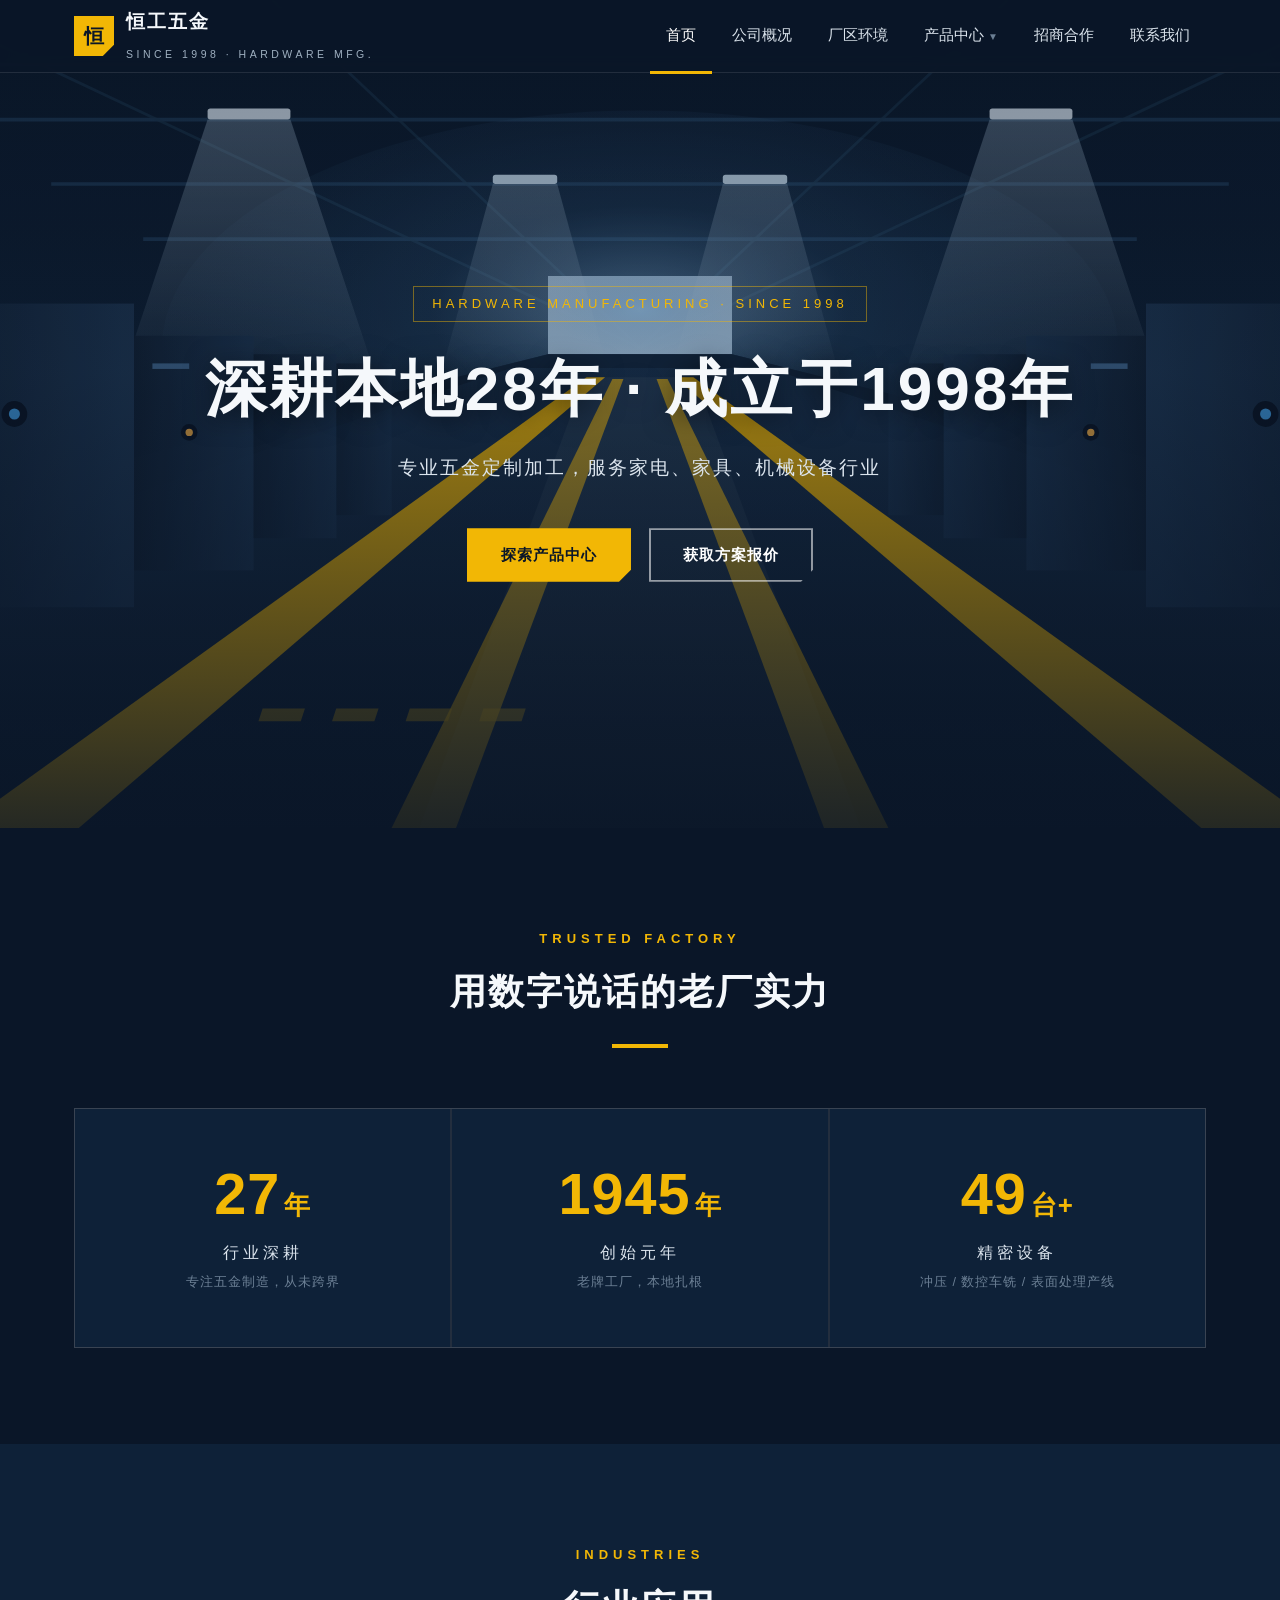
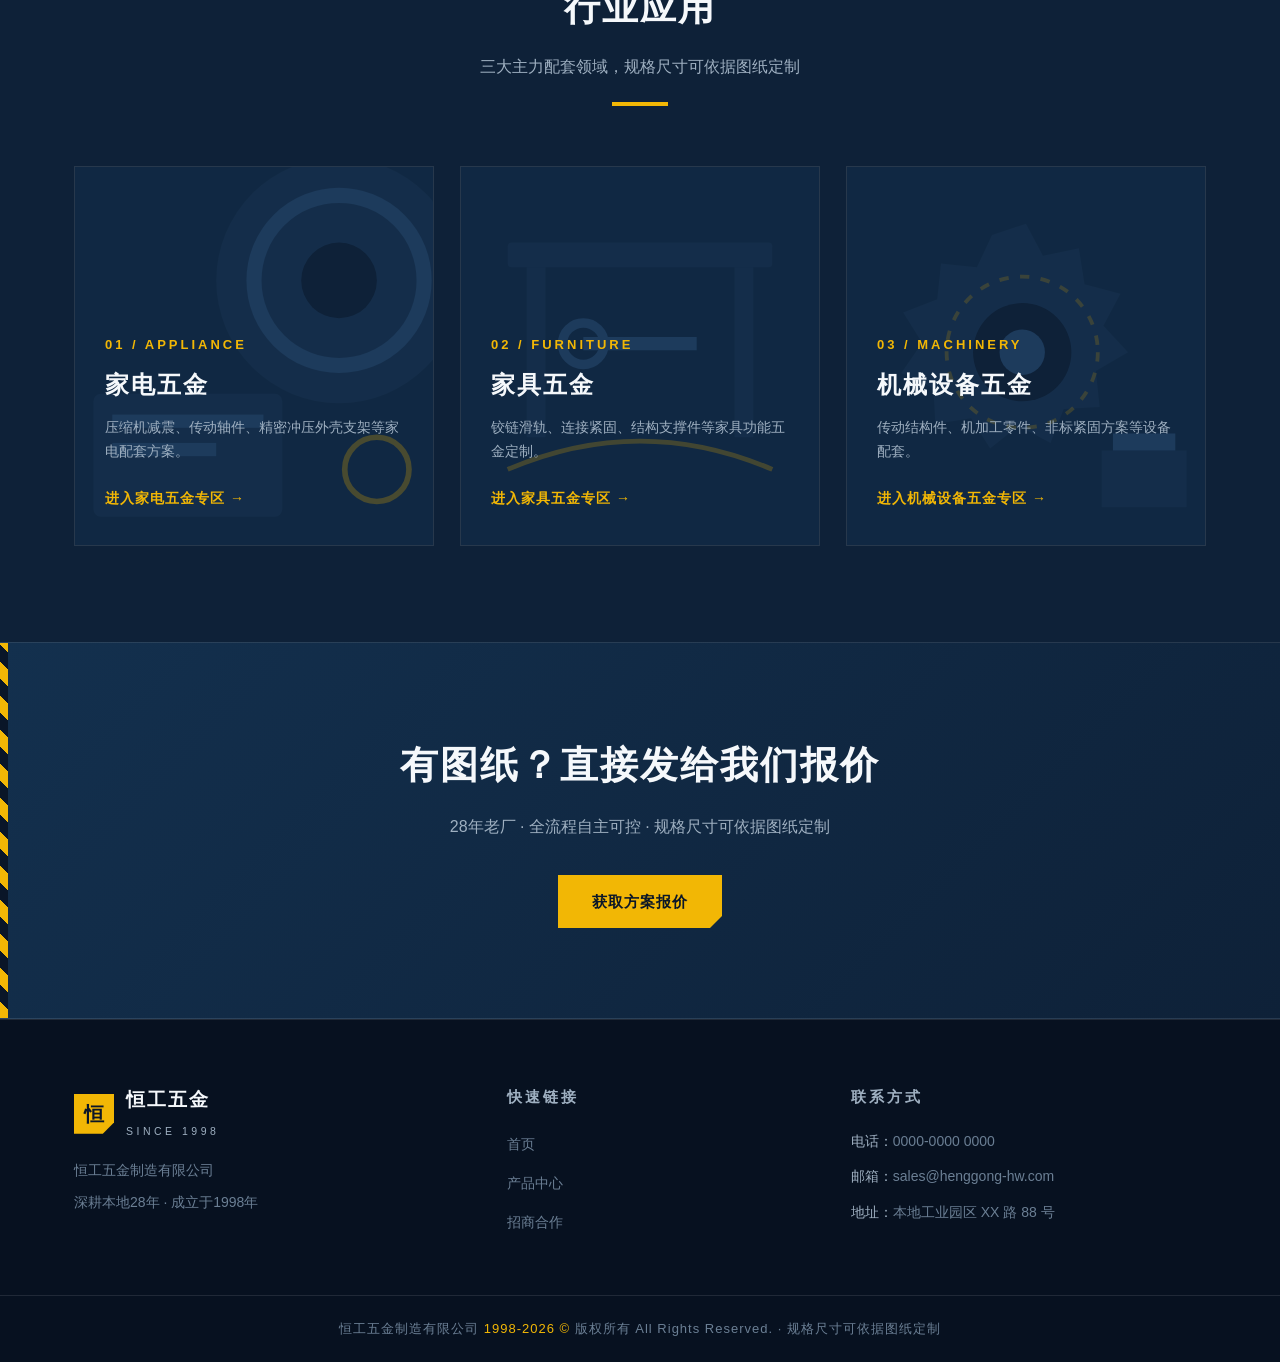
<file: index.html>
<!DOCTYPE html>
<html lang="zh-CN">
<head>
<meta charset="UTF-8">
<meta name="viewport" content="width=device-width, initial-scale=1.0">
<title>恒工五金 — 深耕本地28年 · 成立于1998年 | 专业五金定制加工</title>
<meta name="description" content="恒工五金成立于1998年，深耕本地28年，专业五金定制加工，服务家电、家具、机械设备行业。规格尺寸可依据图纸定制。">
<link rel="stylesheet" href="css/style.css">
</head>
<body data-page="home">

<header class="site-header"></header>

<!-- 板块1：Hero 顶部大横幅 -->
<section class="hero">
  <div class="hero-inner">
    <span class="hero-tag">HARDWARE MANUFACTURING · SINCE 1998</span>
    <h1>深耕本地28年 · 成立于1998年</h1>
    <p class="sub">专业五金定制加工，服务家电、家具、机械设备行业</p>
    <div class="hero-actions">
      <a class="btn btn-primary" href="products-appliance.html">探索产品中心</a>
      <a class="btn btn-outline" href="contact.html">获取方案报价</a>
    </div>
  </div>
</section>

<!-- 板块2：数据 / 信任背书 -->
<section class="section">
  <div class="container">
    <div class="section-head">
      <span class="eyebrow">TRUSTED FACTORY</span>
      <h2>用数字说话的老厂实力</h2>
      <div class="head-rule"></div>
    </div>
    <div class="stats">
      <div class="stat">
        <div class="num"><span data-count="28">0</span><small>年</small></div>
        <div class="label">行业深耕</div>
        <div class="note">专注五金制造，从未跨界</div>
      </div>
      <div class="stat">
        <div class="num"><span data-count="1998">0</span><small>年</small></div>
        <div class="label">创始元年</div>
        <div class="note">老牌工厂，本地扎根</div>
      </div>
      <div class="stat">
        <div class="num"><span data-count="50">0</span><small>台+</small></div>
        <div class="label">精密设备</div>
        <div class="note">冲压 / 数控车铣 / 表面处理产线</div>
      </div>
    </div>
  </div>
</section>

<!-- 板块3：行业应用入口 -->
<section class="section alt">
  <div class="container">
    <div class="section-head">
      <span class="eyebrow">INDUSTRIES</span>
      <h2>行业应用</h2>
      <p class="desc">三大主力配套领域，规格尺寸可依据图纸定制</p>
      <div class="head-rule"></div>
    </div>
    <div class="industry-grid">

      <a class="industry-card" href="products-appliance.html">
        <div class="card-bg">
          <svg viewBox="0 0 400 400" xmlns="http://www.w3.org/2000/svg" preserveAspectRatio="xMidYMid slice">
            <rect width="400" height="400" fill="#13304e"/>
            <circle cx="290" cy="120" r="130" fill="#1b3a5c"/>
            <circle cx="290" cy="120" r="90" fill="none" stroke="#2c5580" stroke-width="16"/>
            <circle cx="290" cy="120" r="40" fill="#0e2138"/>
            <rect x="30" y="240" width="200" height="130" rx="8" fill="#1b3a5c"/>
            <rect x="50" y="262" width="160" height="14" fill="#2c5580"/>
            <rect x="50" y="292" width="110" height="14" fill="#2c5580"/>
            <circle cx="330" cy="320" r="34" fill="none" stroke="#f2b705" stroke-width="6" opacity=".5"/>
          </svg>
        </div>
        <div class="card-body">
          <span class="card-index">01 / APPLIANCE</span>
          <h3>家电五金</h3>
          <p>压缩机减震、传动轴件、精密冲压外壳支架等家电配套方案。</p>
          <span class="go">进入家电五金专区</span>
        </div>
      </a>

      <a class="industry-card" href="products-furniture.html">
        <div class="card-bg">
          <svg viewBox="0 0 400 400" xmlns="http://www.w3.org/2000/svg" preserveAspectRatio="xMidYMid slice">
            <rect width="400" height="400" fill="#13304e"/>
            <rect x="60" y="80" width="280" height="26" rx="4" fill="#1b3a5c"/>
            <rect x="80" y="106" width="20" height="180" fill="#1b3a5c"/>
            <rect x="300" y="106" width="20" height="180" fill="#1b3a5c"/>
            <path d="M140 180 h120 v14 h-120 z" fill="#2c5580"/>
            <circle cx="140" cy="187" r="22" fill="none" stroke="#2c5580" stroke-width="10"/>
            <path d="M60 320 q140 -60 280 0" stroke="#f2b705" stroke-width="5" fill="none" opacity=".45"/>
          </svg>
        </div>
        <div class="card-body">
          <span class="card-index">02 / FURNITURE</span>
          <h3>家具五金</h3>
          <p>铰链滑轨、连接紧固、结构支撑件等家具功能五金定制。</p>
          <span class="go">进入家具五金专区</span>
        </div>
      </a>

      <a class="industry-card" href="products-machinery.html">
        <div class="card-bg">
          <svg viewBox="0 0 400 400" xmlns="http://www.w3.org/2000/svg" preserveAspectRatio="xMidYMid slice">
            <rect width="400" height="400" fill="#13304e"/>
            <g fill="#1b3a5c">
              <path d="M200 60 l18 34 38 -8 6 38 38 10 -18 34 26 28 -34 20 4 38 -38 2 -14 36 -34 -18 -30 24 -20 -32 -38 6 -2 -38 -34 -16 22 -32 -20 -32 36 -14 4 -38 38 4 16 -34 z"/>
            </g>
            <circle cx="196" cy="196" r="52" fill="#0e2138"/>
            <circle cx="196" cy="196" r="24" fill="#2c5580"/>
            <rect x="280" y="300" width="90" height="60" fill="#1b3a5c"/>
            <rect x="292" y="282" width="66" height="18" fill="#2c5580"/>
            <circle cx="196" cy="196" r="80" fill="none" stroke="#f2b705" stroke-width="4" opacity=".35" stroke-dasharray="10 12"/>
          </svg>
        </div>
        <div class="card-body">
          <span class="card-index">03 / MACHINERY</span>
          <h3>机械设备五金</h3>
          <p>传动结构件、机加工零件、非标紧固方案等设备配套。</p>
          <span class="go">进入机械设备五金专区</span>
        </div>
      </a>

    </div>
  </div>
</section>

<!-- 快捷 CTA -->
<section class="cta">
  <h2>有图纸？直接发给我们报价</h2>
  <p>28年老厂 · 全流程自主可控 · 规格尺寸可依据图纸定制</p>
  <a class="btn btn-primary" href="contact.html">获取方案报价</a>
</section>

<!-- 板块4：页脚 -->
<footer class="site-footer"></footer>

<script src="js/main.js"></script>
</body>
</html>
</file>
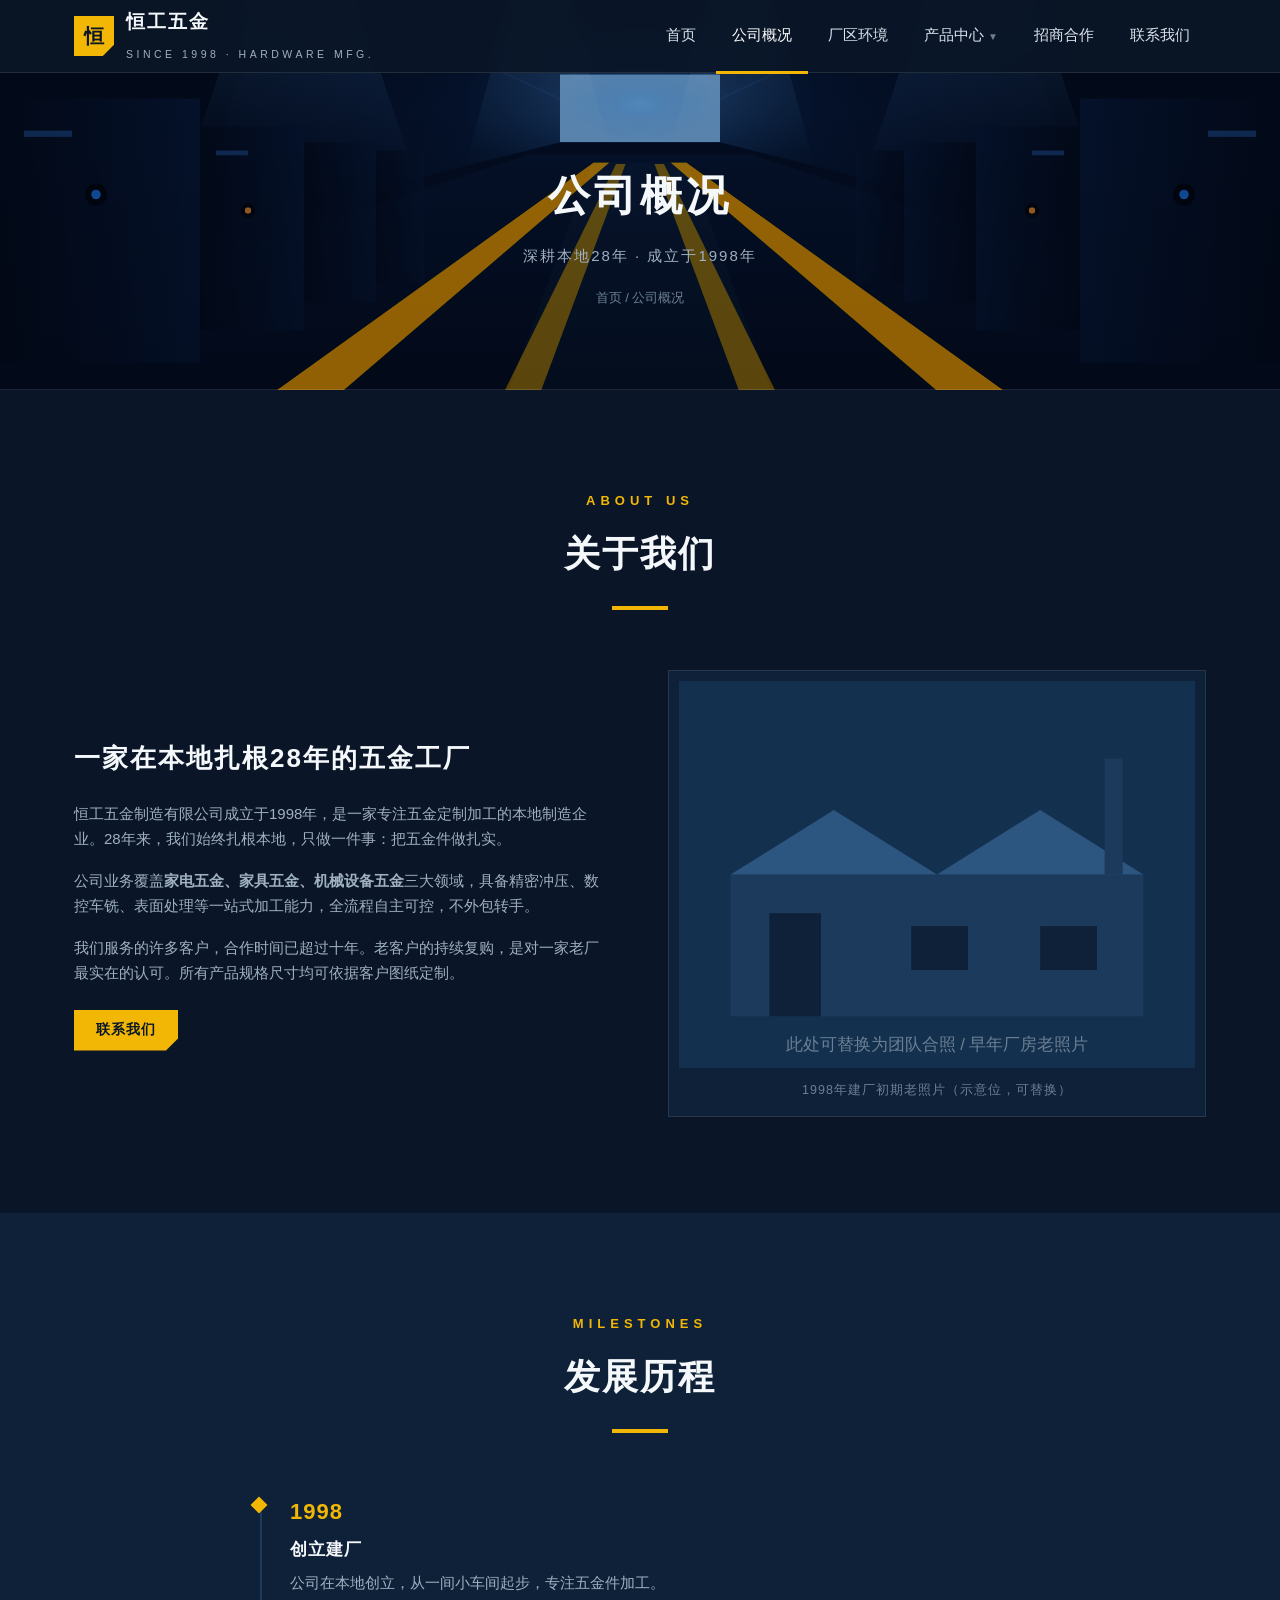
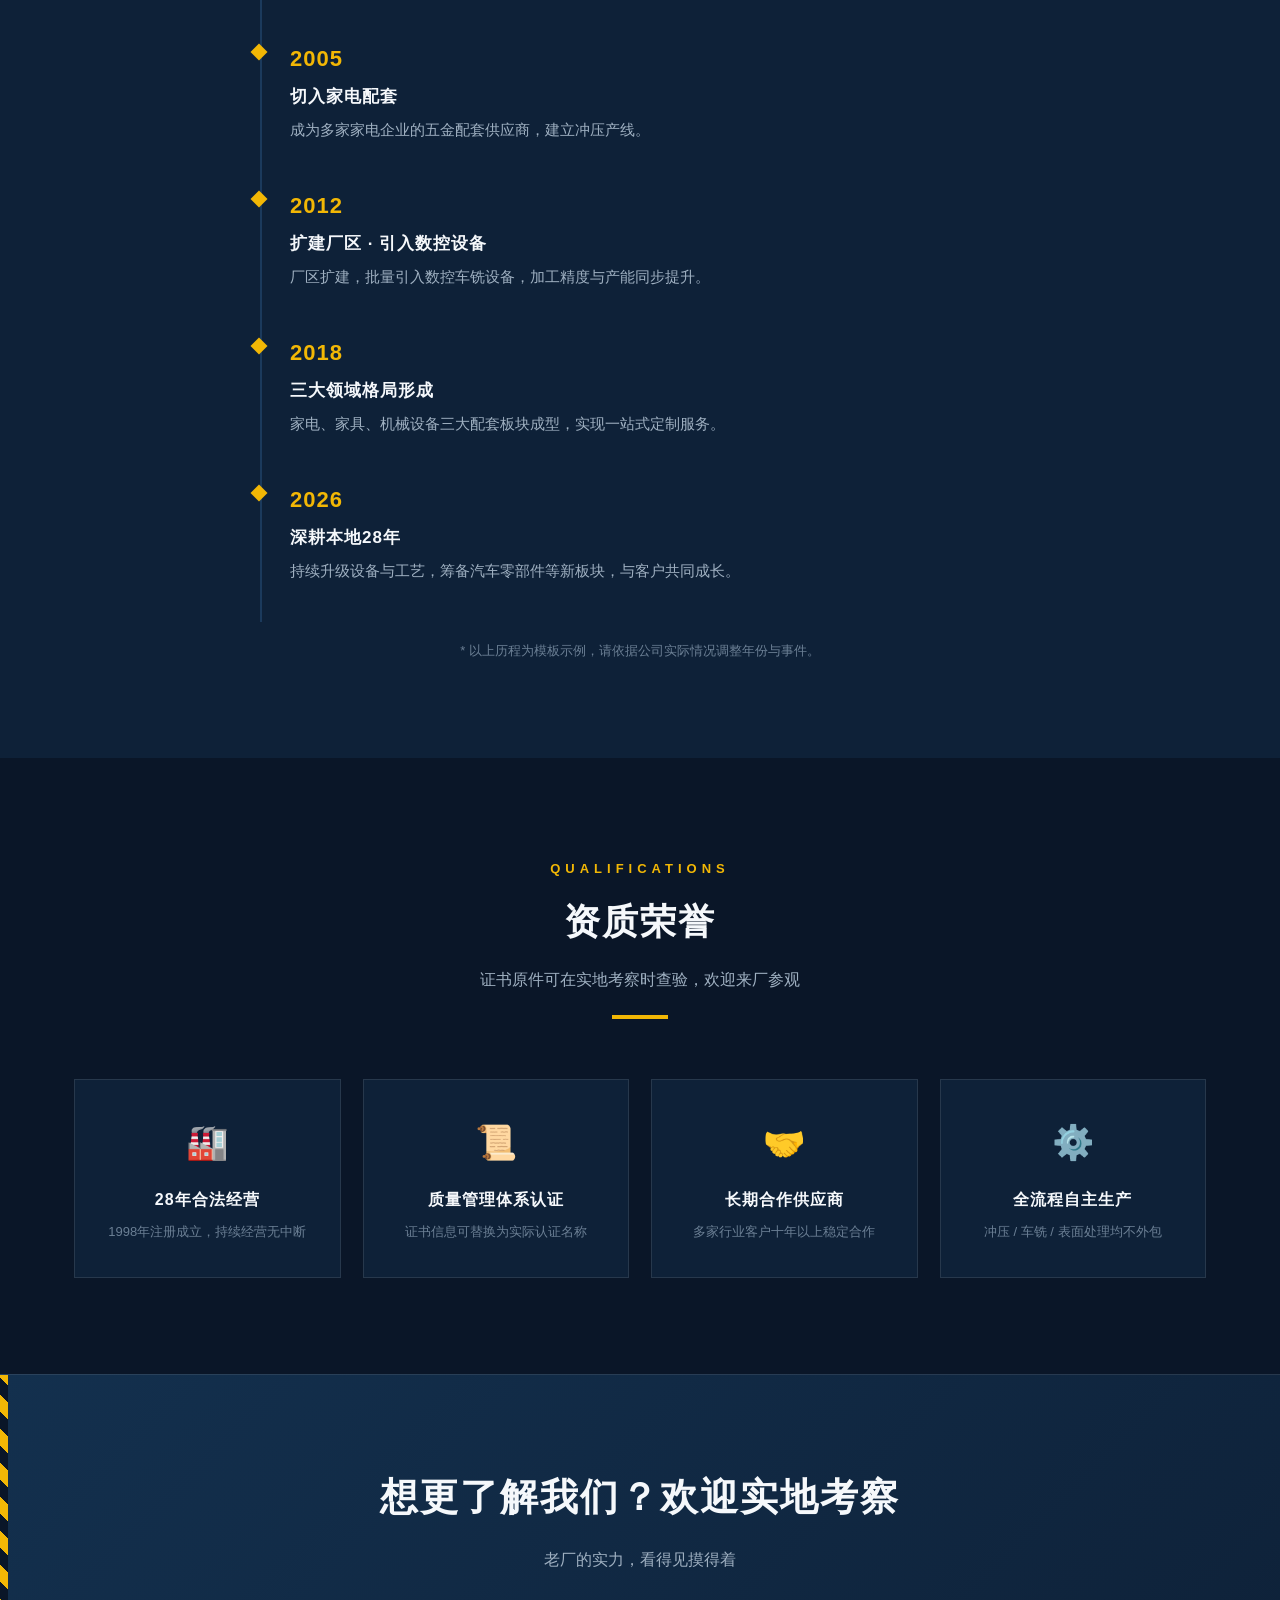
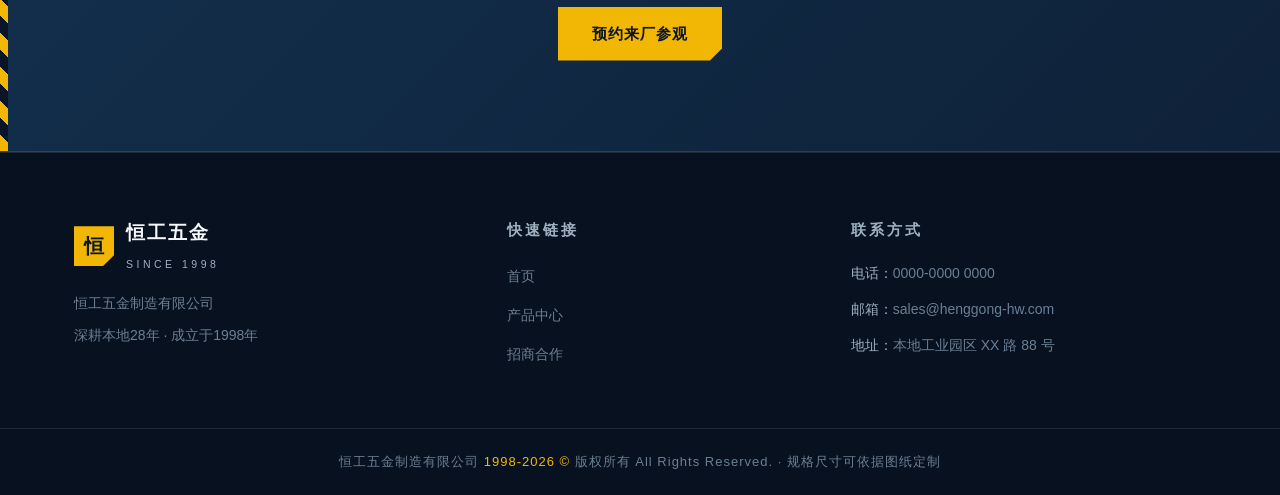
<file: about.html>
<!DOCTYPE html>
<html lang="zh-CN">
<head>
<meta charset="UTF-8">
<meta name="viewport" content="width=device-width, initial-scale=1.0">
<title>公司概况 — 恒工五金 | 深耕本地28年 · 成立于1998年</title>
<link rel="stylesheet" href="css/style.css">
</head>
<body data-page="about">

<header class="site-header"></header>

<section class="page-banner">
  <h1>公司概况</h1>
  <p>深耕本地28年 · 成立于1998年</p>
  <div class="breadcrumb"><a href="index.html">首页</a> / 公司概况</div>
</section>

<!-- 关于我们 -->
<section class="section" id="about-us">
  <div class="container">
    <div class="section-head">
      <span class="eyebrow">ABOUT US</span>
      <h2>关于我们</h2>
      <div class="head-rule"></div>
    </div>
    <div class="two-col">
      <div class="text">
        <h3>一家在本地扎根28年的五金工厂</h3>
        <p>恒工五金制造有限公司成立于1998年，是一家专注五金定制加工的本地制造企业。28年来，我们始终扎根本地，只做一件事：把五金件做扎实。</p>
        <p>公司业务覆盖<strong>家电五金、家具五金、机械设备五金</strong>三大领域，具备精密冲压、数控车铣、表面处理等一站式加工能力，全流程自主可控，不外包转手。</p>
        <p>我们服务的许多客户，合作时间已超过十年。老客户的持续复购，是对一家老厂最实在的认可。所有产品规格尺寸均可依据客户图纸定制。</p>
        <a class="btn btn-primary btn-sm" href="contact.html" style="margin-top:8px">联系我们</a>
      </div>
      <div class="figure-box">
        <div class="ph">
          <svg viewBox="0 0 400 300" xmlns="http://www.w3.org/2000/svg" width="100%">
            <rect width="400" height="300" fill="#13304e"/>
            <rect x="40" y="150" width="320" height="110" fill="#1b3a5c"/>
            <polygon points="40,150 120,100 200,150 280,100 360,150" fill="#2c5580"/>
            <rect x="70" y="180" width="40" height="80" fill="#0e2138"/>
            <rect x="180" y="190" width="44" height="34" fill="#0e2138"/>
            <rect x="280" y="190" width="44" height="34" fill="#0e2138"/>
            <rect x="330" y="60" width="14" height="90" fill="#1b3a5c"/>
            <text x="200" y="286" text-anchor="middle" fill="#6b7f94" font-size="13" font-family="sans-serif">此处可替换为团队合照 / 早年厂房老照片</text>
          </svg>
        </div>
        <div class="figure-caption">1998年建厂初期老照片（示意位，可替换）</div>
      </div>
    </div>
  </div>
</section>

<!-- 发展历程 -->
<section class="section alt" id="history">
  <div class="container">
    <div class="section-head">
      <span class="eyebrow">MILESTONES</span>
      <h2>发展历程</h2>
      <div class="head-rule"></div>
    </div>
    <div class="timeline">
      <div class="tl-item">
        <div class="year">1998</div>
        <h4>创立建厂</h4>
        <p>公司在本地创立，从一间小车间起步，专注五金件加工。</p>
      </div>
      <div class="tl-item">
        <div class="year">2005</div>
        <h4>切入家电配套</h4>
        <p>成为多家家电企业的五金配套供应商，建立冲压产线。</p>
      </div>
      <div class="tl-item">
        <div class="year">2012</div>
        <h4>扩建厂区 · 引入数控设备</h4>
        <p>厂区扩建，批量引入数控车铣设备，加工精度与产能同步提升。</p>
      </div>
      <div class="tl-item">
        <div class="year">2018</div>
        <h4>三大领域格局形成</h4>
        <p>家电、家具、机械设备三大配套板块成型，实现一站式定制服务。</p>
      </div>
      <div class="tl-item">
        <div class="year">2026</div>
        <h4>深耕本地28年</h4>
        <p>持续升级设备与工艺，筹备汽车零部件等新板块，与客户共同成长。</p>
      </div>
    </div>
    <p style="text-align:center;color:#6b7f94;font-size:13px;margin-top:12px">* 以上历程为模板示例，请依据公司实际情况调整年份与事件。</p>
  </div>
</section>

<!-- 资质荣誉 -->
<section class="section" id="honors">
  <div class="container">
    <div class="section-head">
      <span class="eyebrow">QUALIFICATIONS</span>
      <h2>资质荣誉</h2>
      <p class="desc">证书原件可在实地考察时查验，欢迎来厂参观</p>
      <div class="head-rule"></div>
    </div>
    <div class="honor-grid">
      <div class="honor-card">
        <div class="icon">🏭</div>
        <h4>28年合法经营</h4>
        <p>1998年注册成立，持续经营无中断</p>
      </div>
      <div class="honor-card">
        <div class="icon">📜</div>
        <h4>质量管理体系认证</h4>
        <p>证书信息可替换为实际认证名称</p>
      </div>
      <div class="honor-card">
        <div class="icon">🤝</div>
        <h4>长期合作供应商</h4>
        <p>多家行业客户十年以上稳定合作</p>
      </div>
      <div class="honor-card">
        <div class="icon">⚙️</div>
        <h4>全流程自主生产</h4>
        <p>冲压 / 车铣 / 表面处理均不外包</p>
      </div>
    </div>
  </div>
</section>

<section class="cta">
  <h2>想更了解我们？欢迎实地考察</h2>
  <p>老厂的实力，看得见摸得着</p>
  <a class="btn btn-primary" href="contact.html">预约来厂参观</a>
</section>

<footer class="site-footer"></footer>
<script src="js/main.js"></script>
</body>
</html>
</file>
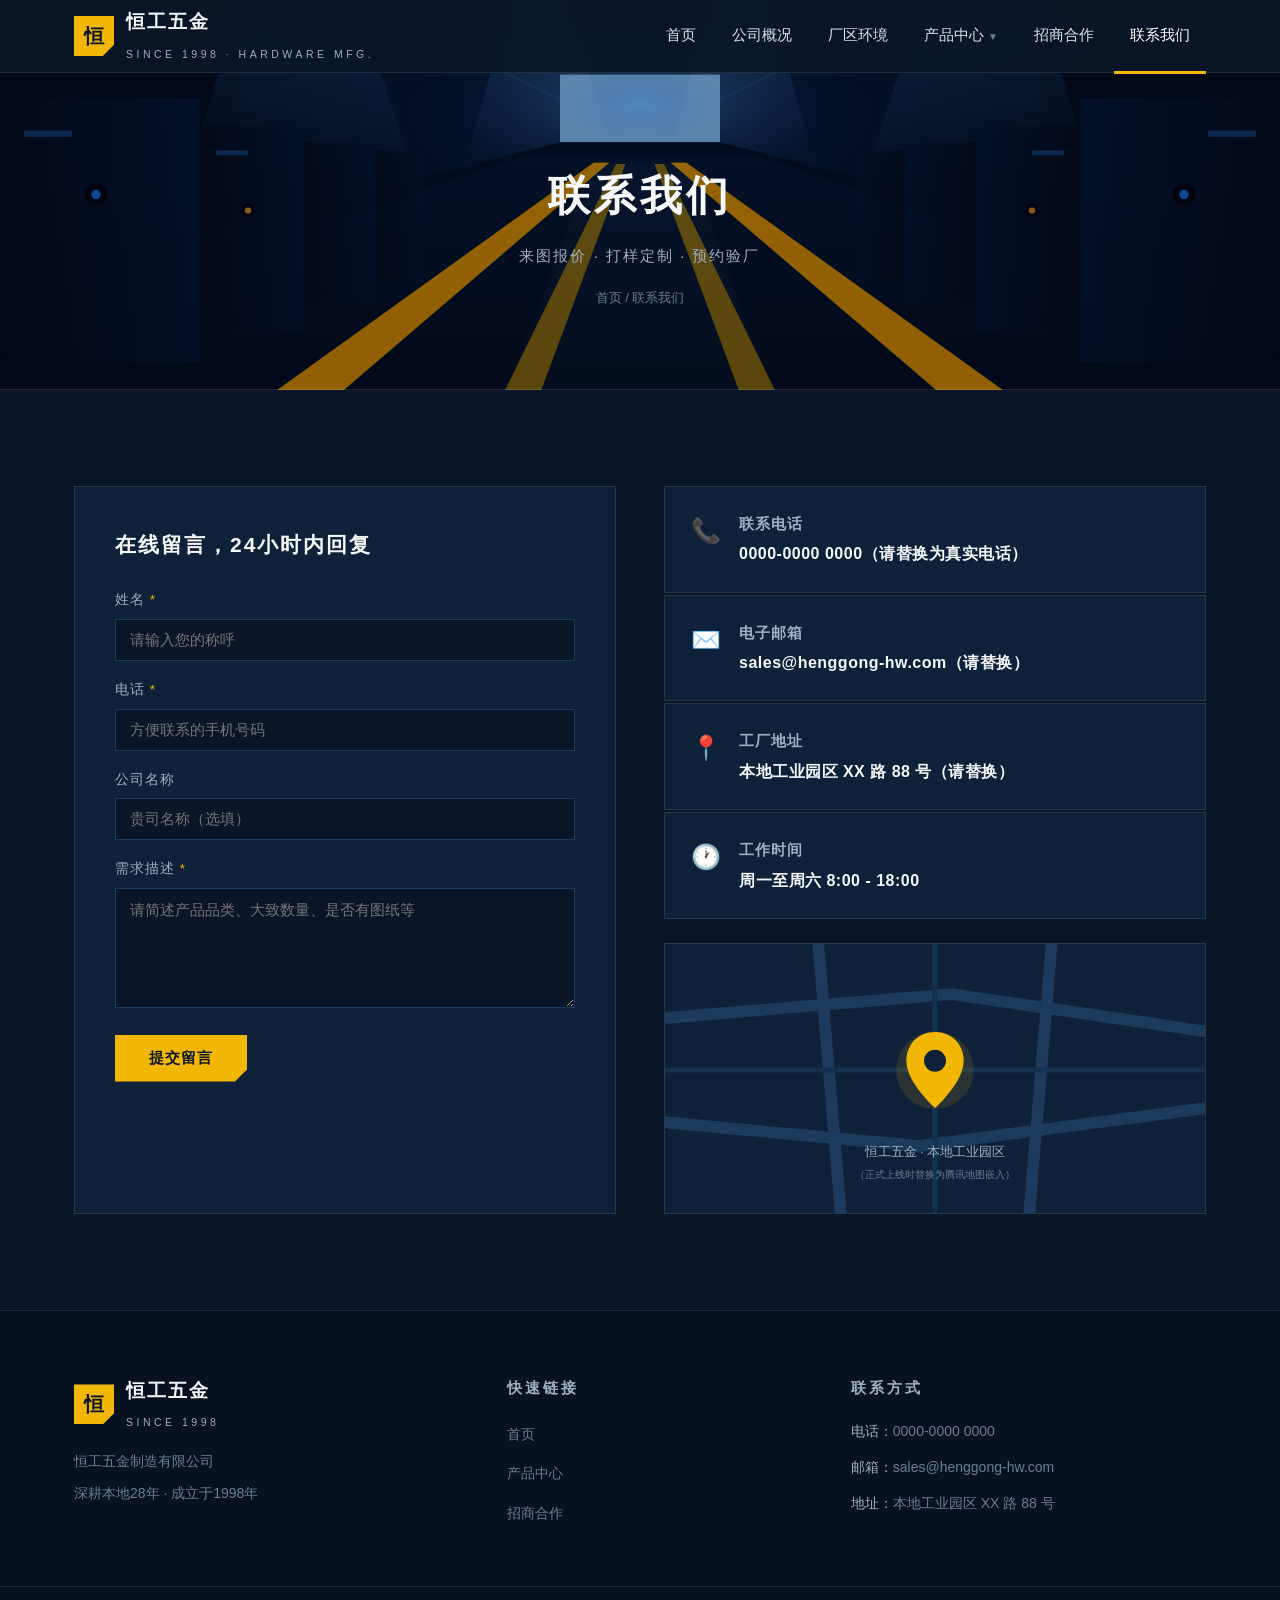
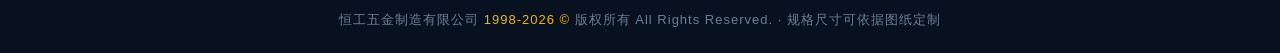
<file: contact.html>
<!DOCTYPE html>
<html lang="zh-CN">
<head>
<meta charset="UTF-8">
<meta name="viewport" content="width=device-width, initial-scale=1.0">
<title>联系我们 — 恒工五金 | 获取方案报价</title>
<link rel="stylesheet" href="css/style.css">
</head>
<body data-page="contact">

<header class="site-header"></header>

<section class="page-banner">
  <h1>联系我们</h1>
  <p>来图报价 · 打样定制 · 预约验厂</p>
  <div class="breadcrumb"><a href="index.html">首页</a> / 联系我们</div>
</section>

<section class="section">
  <div class="container">
    <div class="contact-layout">

      <!-- 留言表单 -->
      <div class="form-card">
        <h3>在线留言，24小时内回复</h3>
        <form data-demo>
          <div class="field">
            <label>姓名 <span class="req">*</span></label>
            <input type="text" name="name" required placeholder="请输入您的称呼">
          </div>
          <div class="field">
            <label>电话 <span class="req">*</span></label>
            <input type="tel" name="phone" required placeholder="方便联系的手机号码">
          </div>
          <div class="field">
            <label>公司名称</label>
            <input type="text" name="company" placeholder="贵司名称（选填）">
          </div>
          <div class="field">
            <label>需求描述 <span class="req">*</span></label>
            <textarea id="need" name="need" required placeholder="请简述产品品类、大致数量、是否有图纸等"></textarea>
          </div>
          <button type="submit" class="btn btn-primary">提交留言</button>
          <div class="form-ok">✓ 提交成功！我们将在24小时内与您联系。（演示环境：正式上线请对接表单服务）</div>
        </form>
      </div>

      <!-- 联系信息 + 地图 -->
      <div>
        <div class="info-list">
          <div class="info-item">
            <span class="ico">📞</span>
            <div>
              <h4>联系电话</h4>
              <p>0000-0000 0000（请替换为真实电话）</p>
            </div>
          </div>
          <div class="info-item">
            <span class="ico">✉️</span>
            <div>
              <h4>电子邮箱</h4>
              <p>sales@henggong-hw.com（请替换）</p>
            </div>
          </div>
          <div class="info-item">
            <span class="ico">📍</span>
            <div>
              <h4>工厂地址</h4>
              <p>本地工业园区 XX 路 88 号（请替换）</p>
            </div>
          </div>
          <div class="info-item">
            <span class="ico">🕐</span>
            <div>
              <h4>工作时间</h4>
              <p>周一至周六 8:00 - 18:00</p>
            </div>
          </div>
        </div>

        <!-- 地图占位：正式上线可替换为腾讯地图 iframe 嵌入 -->
        <div class="map-box" title="地图占位，可替换为腾讯地图嵌入代码">
          <svg viewBox="0 0 640 320" xmlns="http://www.w3.org/2000/svg" preserveAspectRatio="xMidYMid slice">
            <rect width="640" height="320" fill="#0e2138"/>
            <g stroke="#1b3a5c" stroke-width="14" fill="none">
              <path d="M-20 90 L340 60 L680 110"/>
              <path d="M-20 210 L300 240 L680 190"/>
              <path d="M180 -20 L210 340"/>
              <path d="M460 -20 L430 340"/>
            </g>
            <g stroke="#13304e" stroke-width="6" fill="none">
              <path d="M-20 150 L680 150"/><path d="M320 -20 L320 340"/>
            </g>
            <circle cx="320" cy="150" r="46" fill="#f2b705" opacity=".12"/>
            <path d="M320 105 c-20 0 -34 15 -34 34 c0 26 34 56 34 56 s34 -30 34 -56 c0 -19 -14 -34 -34 -34 z" fill="#f2b705"/>
            <circle cx="320" cy="139" r="13" fill="#0e2138"/>
            <text x="320" y="252" text-anchor="middle" fill="#9fb0c1" font-size="15" font-family="sans-serif">恒工五金 · 本地工业园区</text>
            <text x="320" y="278" text-anchor="middle" fill="#6b7f94" font-size="12" font-family="sans-serif">（正式上线时替换为腾讯地图嵌入）</text>
          </svg>
        </div>
      </div>

    </div>
  </div>
</section>

<footer class="site-footer"></footer>
<script src="js/main.js"></script>
</body>
</html>
</file>
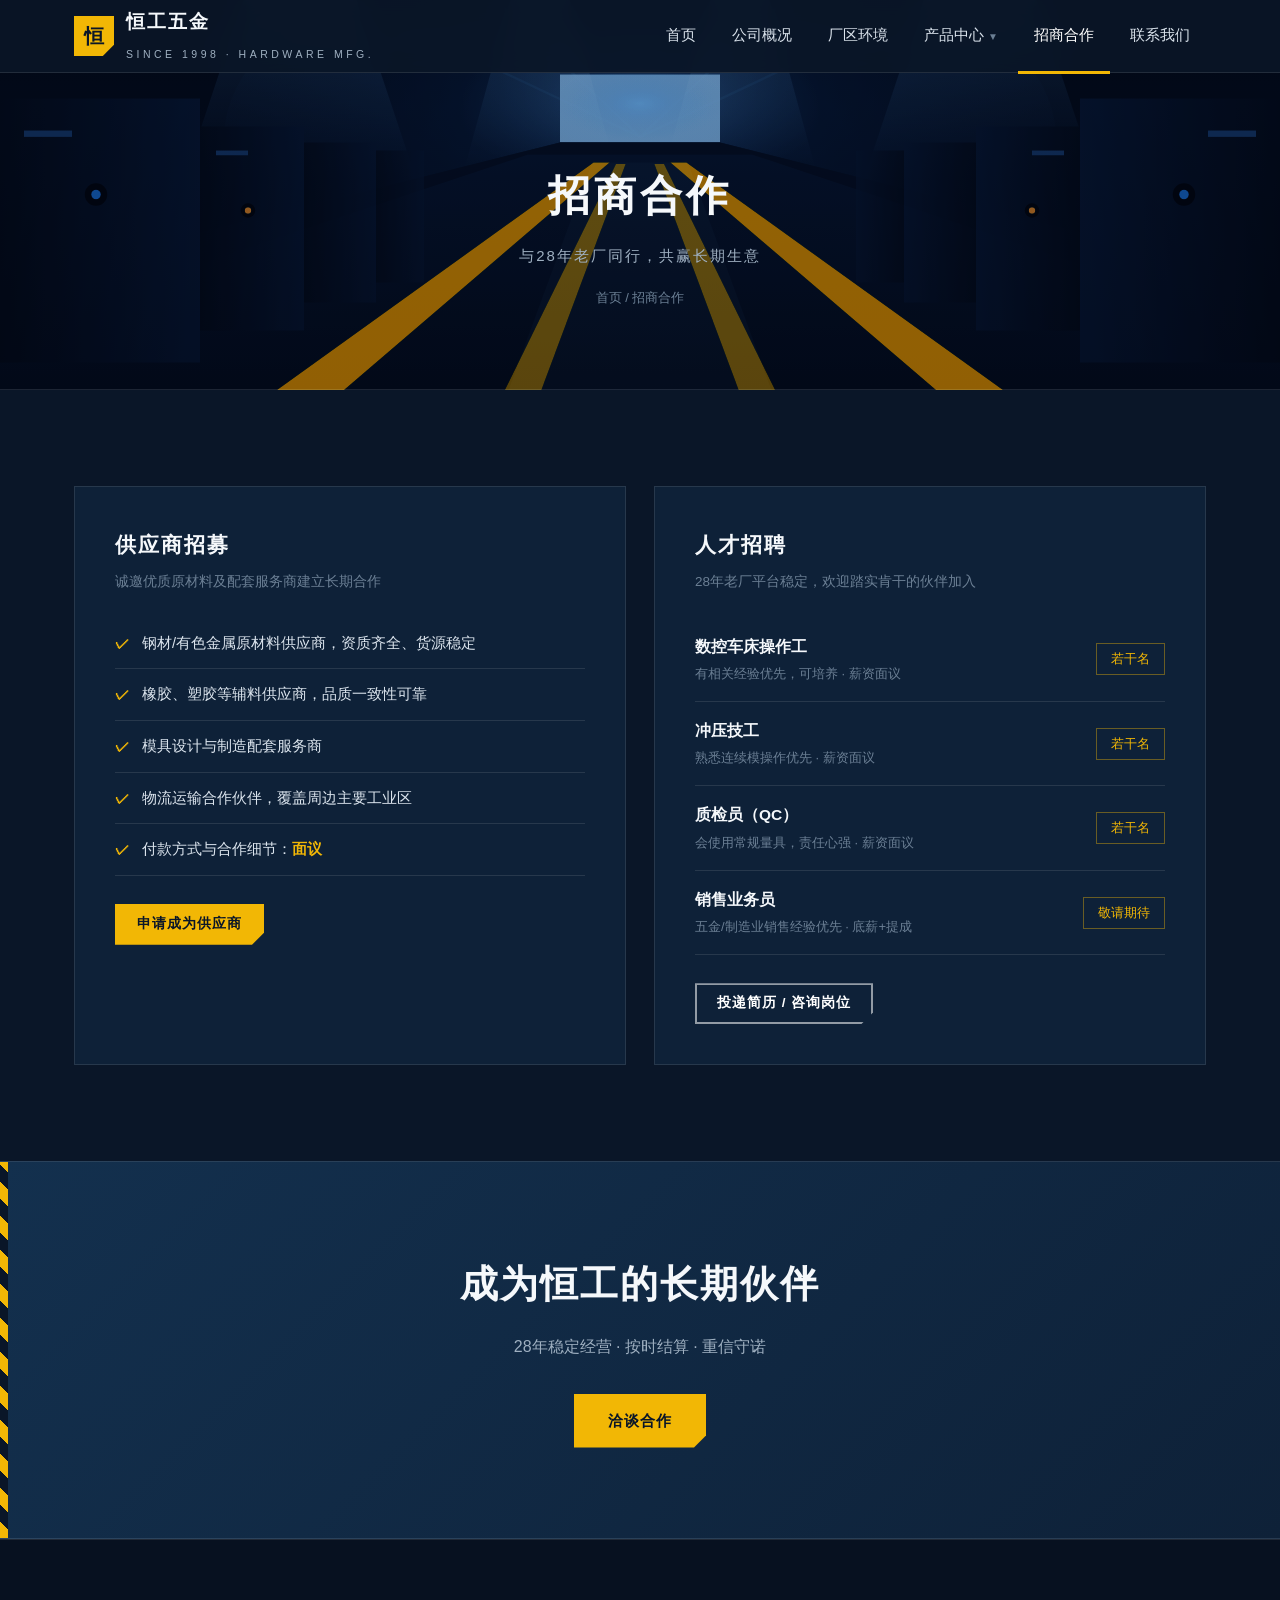
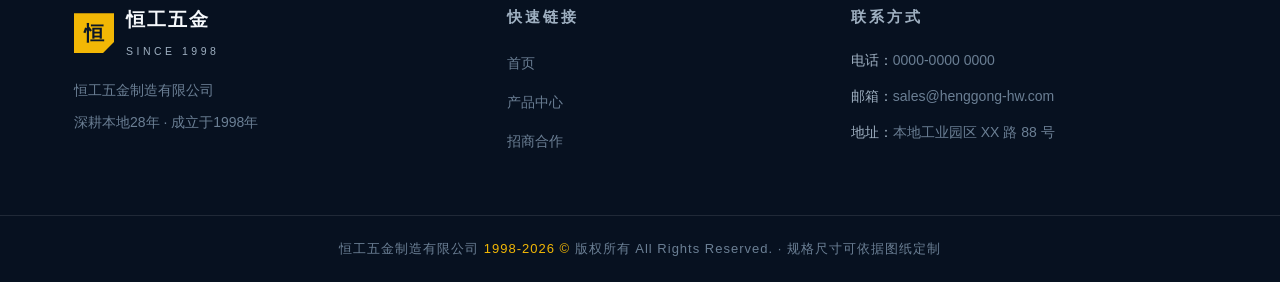
<file: cooperation.html>
<!DOCTYPE html>
<html lang="zh-CN">
<head>
<meta charset="UTF-8">
<meta name="viewport" content="width=device-width, initial-scale=1.0">
<title>招商合作 — 恒工五金 | 供应商招募 · 人才招聘</title>
<link rel="stylesheet" href="css/style.css">
</head>
<body data-page="coop">

<header class="site-header"></header>

<section class="page-banner">
  <h1>招商合作</h1>
  <p>与28年老厂同行，共赢长期生意</p>
  <div class="breadcrumb"><a href="index.html">首页</a> / 招商合作</div>
</section>

<section class="section">
  <div class="container">
    <div class="coop-grid">

      <!-- 供应商招募 -->
      <div class="coop-card">
        <h3>供应商招募</h3>
        <p class="sub">诚邀优质原材料及配套服务商建立长期合作</p>
        <ul>
          <li>钢材/有色金属原材料供应商，资质齐全、货源稳定</li>
          <li>橡胶、塑胶等辅料供应商，品质一致性可靠</li>
          <li>模具设计与制造配套服务商</li>
          <li>物流运输合作伙伴，覆盖周边主要工业区</li>
          <li>付款方式与合作细节：<strong style="color:#f2b705">面议</strong></li>
        </ul>
        <div style="margin-top:28px">
          <a class="btn btn-primary btn-sm" href="contact.html?product=%E4%BE%9B%E5%BA%94%E5%95%86%E5%90%88%E4%BD%9C">申请成为供应商</a>
        </div>
      </div>

      <!-- 人才招聘 -->
      <div class="coop-card">
        <h3>人才招聘</h3>
        <p class="sub">28年老厂平台稳定，欢迎踏实肯干的伙伴加入</p>
        <div class="job-row">
          <div>
            <div class="jt">数控车床操作工</div>
            <div class="jd">有相关经验优先，可培养 · 薪资面议</div>
          </div>
          <span class="job-tag">若干名</span>
        </div>
        <div class="job-row">
          <div>
            <div class="jt">冲压技工</div>
            <div class="jd">熟悉连续模操作优先 · 薪资面议</div>
          </div>
          <span class="job-tag">若干名</span>
        </div>
        <div class="job-row">
          <div>
            <div class="jt">质检员（QC）</div>
            <div class="jd">会使用常规量具，责任心强 · 薪资面议</div>
          </div>
          <span class="job-tag">若干名</span>
        </div>
        <div class="job-row">
          <div>
            <div class="jt">销售业务员</div>
            <div class="jd">五金/制造业销售经验优先 · 底薪+提成</div>
          </div>
          <span class="job-tag">敬请期待</span>
        </div>
        <div style="margin-top:28px">
          <a class="btn btn-outline btn-sm" href="contact.html?product=%E5%BA%94%E8%81%98%E5%92%A8%E8%AF%A2">投递简历 / 咨询岗位</a>
        </div>
      </div>

    </div>
  </div>
</section>

<section class="cta">
  <h2>成为恒工的长期伙伴</h2>
  <p>28年稳定经营 · 按时结算 · 重信守诺</p>
  <a class="btn btn-primary" href="contact.html">洽谈合作</a>
</section>

<footer class="site-footer"></footer>
<script src="js/main.js"></script>
</body>
</html>
</file>
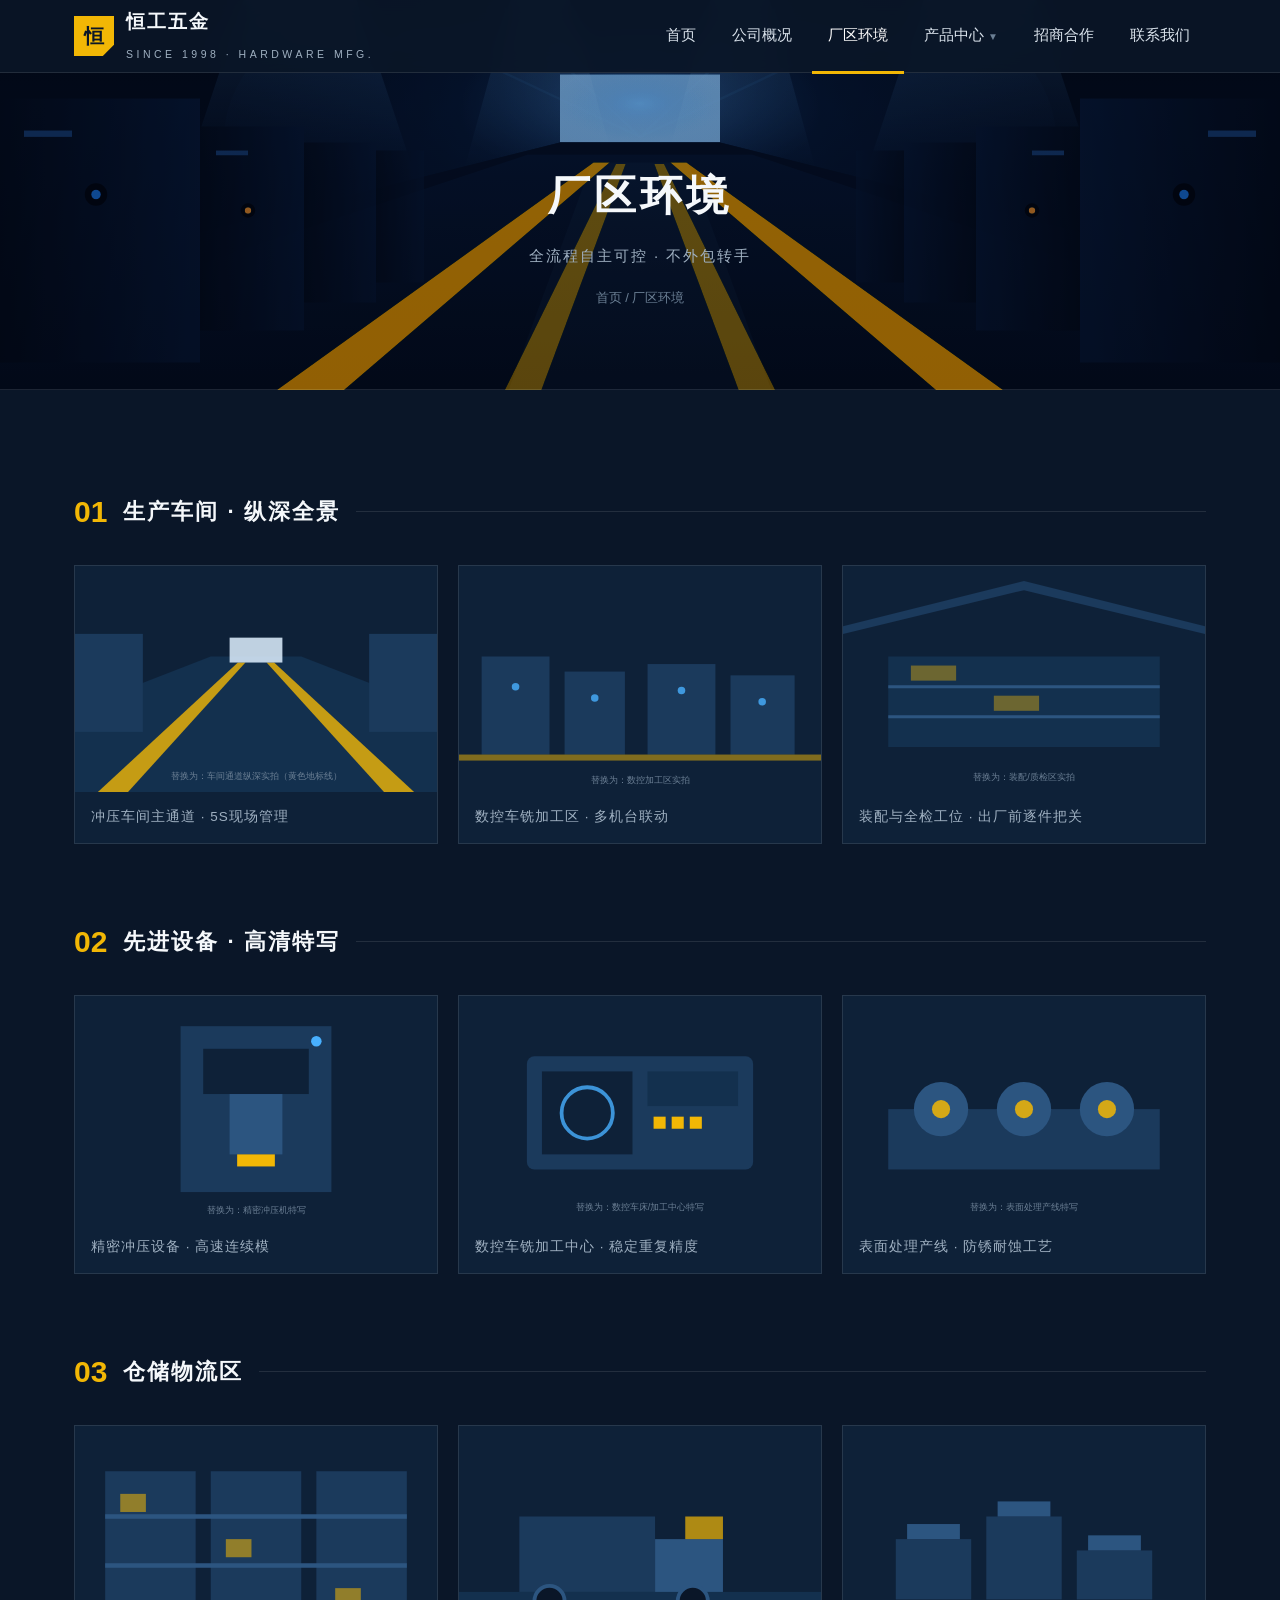
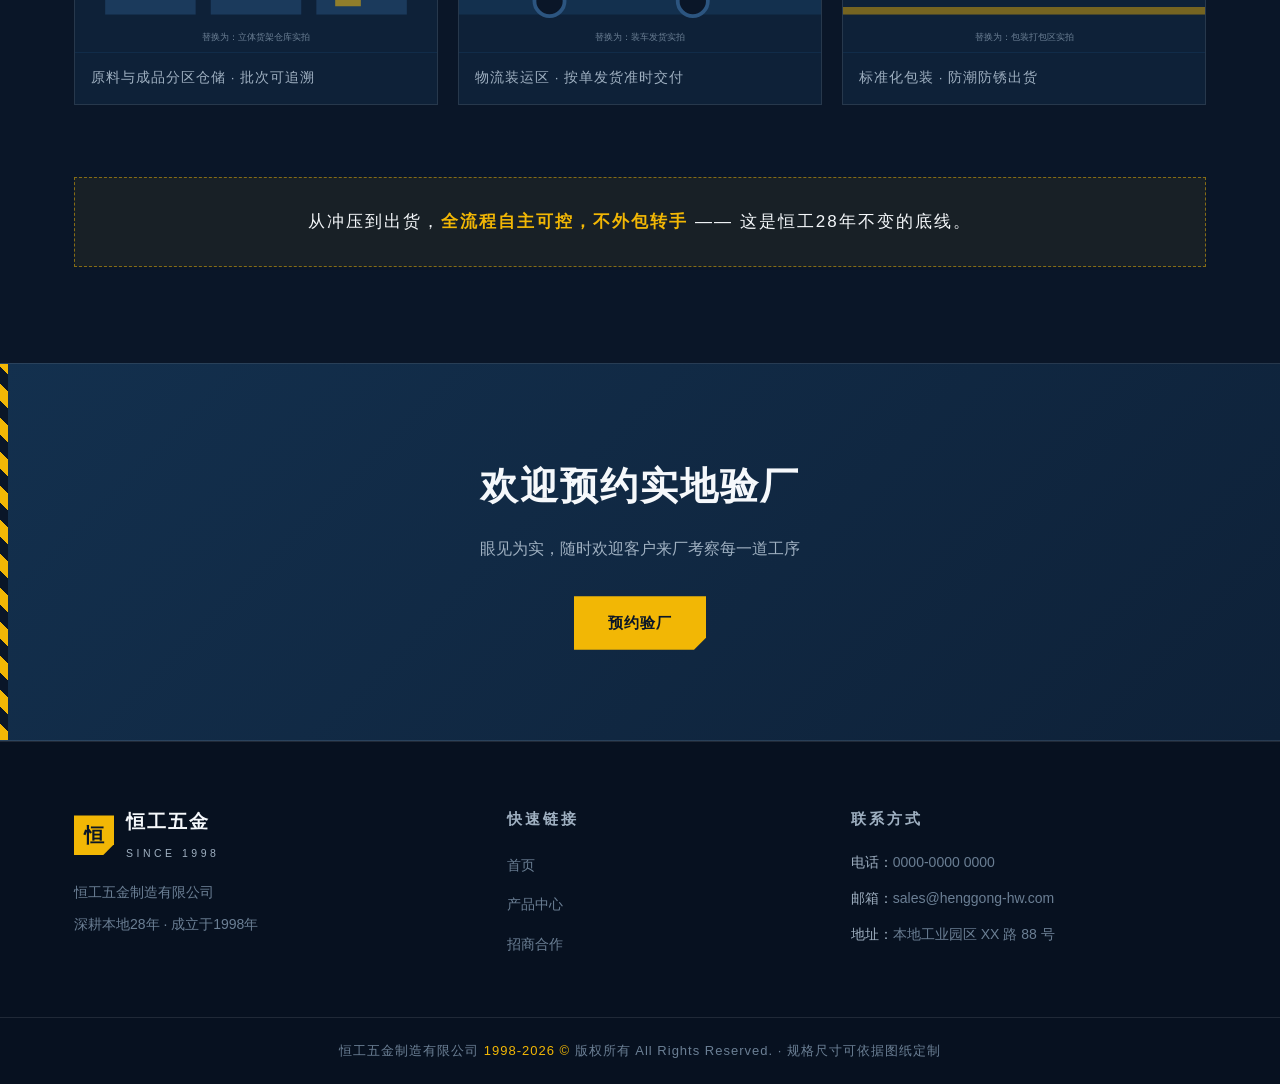
<file: factory.html>
<!DOCTYPE html>
<html lang="zh-CN">
<head>
<meta charset="UTF-8">
<meta name="viewport" content="width=device-width, initial-scale=1.0">
<title>厂区环境 — 恒工五金 | 全流程自主可控，不外包转手</title>
<link rel="stylesheet" href="css/style.css">
</head>
<body data-page="factory">

<header class="site-header"></header>

<section class="page-banner">
  <h1>厂区环境</h1>
  <p>全流程自主可控 · 不外包转手</p>
  <div class="breadcrumb"><a href="index.html">首页</a> / 厂区环境</div>
</section>

<section class="section">
  <div class="container">

    <!-- 分组1：生产车间纵深全景 -->
    <div class="gallery-group">
      <div class="group-title">
        <span class="no">01</span>
        <h3>生产车间 · 纵深全景</h3>
        <div class="line"></div>
      </div>
      <div class="gallery-grid">
        <div class="gallery-item">
          <div class="ph">
            <svg viewBox="0 0 480 300" xmlns="http://www.w3.org/2000/svg" preserveAspectRatio="xMidYMid slice">
              <rect width="480" height="300" fill="#0e2138"/>
              <polygon points="0,300 480,300 480,190 300,120 180,120 0,190" fill="#13304e"/>
              <polygon points="30,300 70,300 226,128 216,128" fill="#f2b705" opacity=".8"/>
              <polygon points="410,300 450,300 264,128 254,128" fill="#f2b705" opacity=".8"/>
              <rect x="205" y="95" width="70" height="33" fill="#dff0ff" opacity=".85"/>
              <rect x="0" y="90" width="90" height="130" fill="#1b3a5c"/>
              <rect x="390" y="90" width="90" height="130" fill="#1b3a5c"/>
              <text x="240" y="282" text-anchor="middle" fill="#6b7f94" font-size="12" font-family="sans-serif">替换为：车间通道纵深实拍（黄色地标线）</text>
            </svg>
          </div>
          <div class="cap">冲压车间主通道 · 5S现场管理</div>
        </div>
        <div class="gallery-item">
          <div class="ph">
            <svg viewBox="0 0 480 300" xmlns="http://www.w3.org/2000/svg" preserveAspectRatio="xMidYMid slice">
              <rect width="480" height="300" fill="#0e2138"/>
              <g fill="#1b3a5c">
                <rect x="30" y="120" width="90" height="130"/><rect x="140" y="140" width="80" height="110"/>
                <rect x="250" y="130" width="90" height="120"/><rect x="360" y="145" width="85" height="105"/>
              </g>
              <rect x="0" y="250" width="480" height="8" fill="#f2b705" opacity=".5"/>
              <g fill="#48b0ff" opacity=".8"><circle cx="75" cy="160" r="5"/><circle cx="180" cy="175" r="5"/><circle cx="295" cy="165" r="5"/><circle cx="402" cy="180" r="5"/></g>
              <text x="240" y="288" text-anchor="middle" fill="#6b7f94" font-size="12" font-family="sans-serif">替换为：数控加工区实拍</text>
            </svg>
          </div>
          <div class="cap">数控车铣加工区 · 多机台联动</div>
        </div>
        <div class="gallery-item">
          <div class="ph">
            <svg viewBox="0 0 480 300" xmlns="http://www.w3.org/2000/svg" preserveAspectRatio="xMidYMid slice">
              <rect width="480" height="300" fill="#0e2138"/>
              <polygon points="0,80 240,20 480,80 480,90 240,32 0,90" fill="#1b3a5c"/>
              <rect x="60" y="120" width="360" height="120" fill="#13304e"/>
              <g stroke="#2c5580" stroke-width="4"><line x1="60" y1="160" x2="420" y2="160"/><line x1="60" y1="200" x2="420" y2="200"/></g>
              <rect x="90" y="132" width="60" height="20" fill="#f2b705" opacity=".4"/>
              <rect x="200" y="172" width="60" height="20" fill="#f2b705" opacity=".4"/>
              <text x="240" y="284" text-anchor="middle" fill="#6b7f94" font-size="12" font-family="sans-serif">替换为：装配/质检区实拍</text>
            </svg>
          </div>
          <div class="cap">装配与全检工位 · 出厂前逐件把关</div>
        </div>
      </div>
    </div>

    <!-- 分组2：先进设备特写 -->
    <div class="gallery-group">
      <div class="group-title">
        <span class="no">02</span>
        <h3>先进设备 · 高清特写</h3>
        <div class="line"></div>
      </div>
      <div class="gallery-grid">
        <div class="gallery-item">
          <div class="ph">
            <svg viewBox="0 0 480 300" xmlns="http://www.w3.org/2000/svg" preserveAspectRatio="xMidYMid slice">
              <rect width="480" height="300" fill="#0e2138"/>
              <rect x="140" y="40" width="200" height="220" fill="#1b3a5c"/>
              <rect x="170" y="70" width="140" height="60" fill="#0e2138"/>
              <rect x="205" y="130" width="70" height="80" fill="#2c5580"/>
              <rect x="215" y="210" width="50" height="16" fill="#f2b705"/>
              <circle cx="320" cy="60" r="7" fill="#48b0ff"/>
              <text x="240" y="288" text-anchor="middle" fill="#6b7f94" font-size="12" font-family="sans-serif">替换为：精密冲压机特写</text>
            </svg>
          </div>
          <div class="cap">精密冲压设备 · 高速连续模</div>
        </div>
        <div class="gallery-item">
          <div class="ph">
            <svg viewBox="0 0 480 300" xmlns="http://www.w3.org/2000/svg" preserveAspectRatio="xMidYMid slice">
              <rect width="480" height="300" fill="#0e2138"/>
              <rect x="90" y="80" width="300" height="150" rx="10" fill="#1b3a5c"/>
              <rect x="110" y="100" width="120" height="110" fill="#0e2138"/>
              <circle cx="170" cy="155" r="34" fill="none" stroke="#48b0ff" stroke-width="5" opacity=".8"/>
              <rect x="250" y="100" width="120" height="46" fill="#13304e"/>
              <g fill="#f2b705"><rect x="258" y="160" width="16" height="16"/><rect x="282" y="160" width="16" height="16"/><rect x="306" y="160" width="16" height="16"/></g>
              <text x="240" y="284" text-anchor="middle" fill="#6b7f94" font-size="12" font-family="sans-serif">替换为：数控车床/加工中心特写</text>
            </svg>
          </div>
          <div class="cap">数控车铣加工中心 · 稳定重复精度</div>
        </div>
        <div class="gallery-item">
          <div class="ph">
            <svg viewBox="0 0 480 300" xmlns="http://www.w3.org/2000/svg" preserveAspectRatio="xMidYMid slice">
              <rect width="480" height="300" fill="#0e2138"/>
              <rect x="60" y="150" width="360" height="80" fill="#1b3a5c"/>
              <g fill="#2c5580"><circle cx="130" cy="150" r="36"/><circle cx="240" cy="150" r="36"/><circle cx="350" cy="150" r="36"/></g>
              <g fill="#f2b705" opacity=".85"><circle cx="130" cy="150" r="12"/><circle cx="240" cy="150" r="12"/><circle cx="350" cy="150" r="12"/></g>
              <text x="240" y="284" text-anchor="middle" fill="#6b7f94" font-size="12" font-family="sans-serif">替换为：表面处理产线特写</text>
            </svg>
          </div>
          <div class="cap">表面处理产线 · 防锈耐蚀工艺</div>
        </div>
      </div>
    </div>

    <!-- 分组3：仓储物流区 -->
    <div class="gallery-group">
      <div class="group-title">
        <span class="no">03</span>
        <h3>仓储物流区</h3>
        <div class="line"></div>
      </div>
      <div class="gallery-grid">
        <div class="gallery-item">
          <div class="ph">
            <svg viewBox="0 0 480 300" xmlns="http://www.w3.org/2000/svg" preserveAspectRatio="xMidYMid slice">
              <rect width="480" height="300" fill="#0e2138"/>
              <g fill="#1b3a5c"><rect x="40" y="60" width="120" height="190"/><rect x="180" y="60" width="120" height="190"/><rect x="320" y="60" width="120" height="190"/></g>
              <g stroke="#2c5580" stroke-width="6"><line x1="40" y1="120" x2="440" y2="120"/><line x1="40" y1="185" x2="440" y2="185"/></g>
              <g fill="#f2b705" opacity=".55"><rect x="60" y="90" width="34" height="24"/><rect x="200" y="150" width="34" height="24"/><rect x="345" y="215" width="34" height="24"/></g>
              <text x="240" y="284" text-anchor="middle" fill="#6b7f94" font-size="12" font-family="sans-serif">替换为：立体货架仓库实拍</text>
            </svg>
          </div>
          <div class="cap">原料与成品分区仓储 · 批次可追溯</div>
        </div>
        <div class="gallery-item">
          <div class="ph">
            <svg viewBox="0 0 480 300" xmlns="http://www.w3.org/2000/svg" preserveAspectRatio="xMidYMid slice">
              <rect width="480" height="300" fill="#0e2138"/>
              <rect x="0" y="220" width="480" height="30" fill="#13304e"/>
              <rect x="80" y="120" width="180" height="100" fill="#1b3a5c"/>
              <rect x="260" y="150" width="90" height="70" fill="#2c5580"/>
              <circle cx="120" cy="232" r="20" fill="#0a1628" stroke="#2c5580" stroke-width="5"/>
              <circle cx="310" cy="232" r="20" fill="#0a1628" stroke="#2c5580" stroke-width="5"/>
              <rect x="300" y="120" width="50" height="30" fill="#f2b705" opacity=".7"/>
              <text x="240" y="284" text-anchor="middle" fill="#6b7f94" font-size="12" font-family="sans-serif">替换为：装车发货实拍</text>
            </svg>
          </div>
          <div class="cap">物流装运区 · 按单发货准时交付</div>
        </div>
        <div class="gallery-item">
          <div class="ph">
            <svg viewBox="0 0 480 300" xmlns="http://www.w3.org/2000/svg" preserveAspectRatio="xMidYMid slice">
              <rect width="480" height="300" fill="#0e2138"/>
              <g fill="#1b3a5c"><rect x="70" y="150" width="100" height="80"/><rect x="190" y="120" width="100" height="110"/><rect x="310" y="165" width="100" height="65"/></g>
              <g fill="#2c5580"><rect x="85" y="130" width="70" height="20"/><rect x="205" y="100" width="70" height="20"/><rect x="325" y="145" width="70" height="20"/></g>
              <rect x="0" y="240" width="480" height="10" fill="#f2b705" opacity=".45"/>
              <text x="240" y="284" text-anchor="middle" fill="#6b7f94" font-size="12" font-family="sans-serif">替换为：包装打包区实拍</text>
            </svg>
          </div>
          <div class="cap">标准化包装 · 防潮防锈出货</div>
        </div>
      </div>
    </div>

    <div class="notice-strip">
      从冲压到出货，<strong>全流程自主可控，不外包转手</strong> —— 这是恒工28年不变的底线。
    </div>
  </div>
</section>

<section class="cta">
  <h2>欢迎预约实地验厂</h2>
  <p>眼见为实，随时欢迎客户来厂考察每一道工序</p>
  <a class="btn btn-primary" href="contact.html">预约验厂</a>
</section>

<footer class="site-footer"></footer>
<script src="js/main.js"></script>
</body>
</html>
</file>
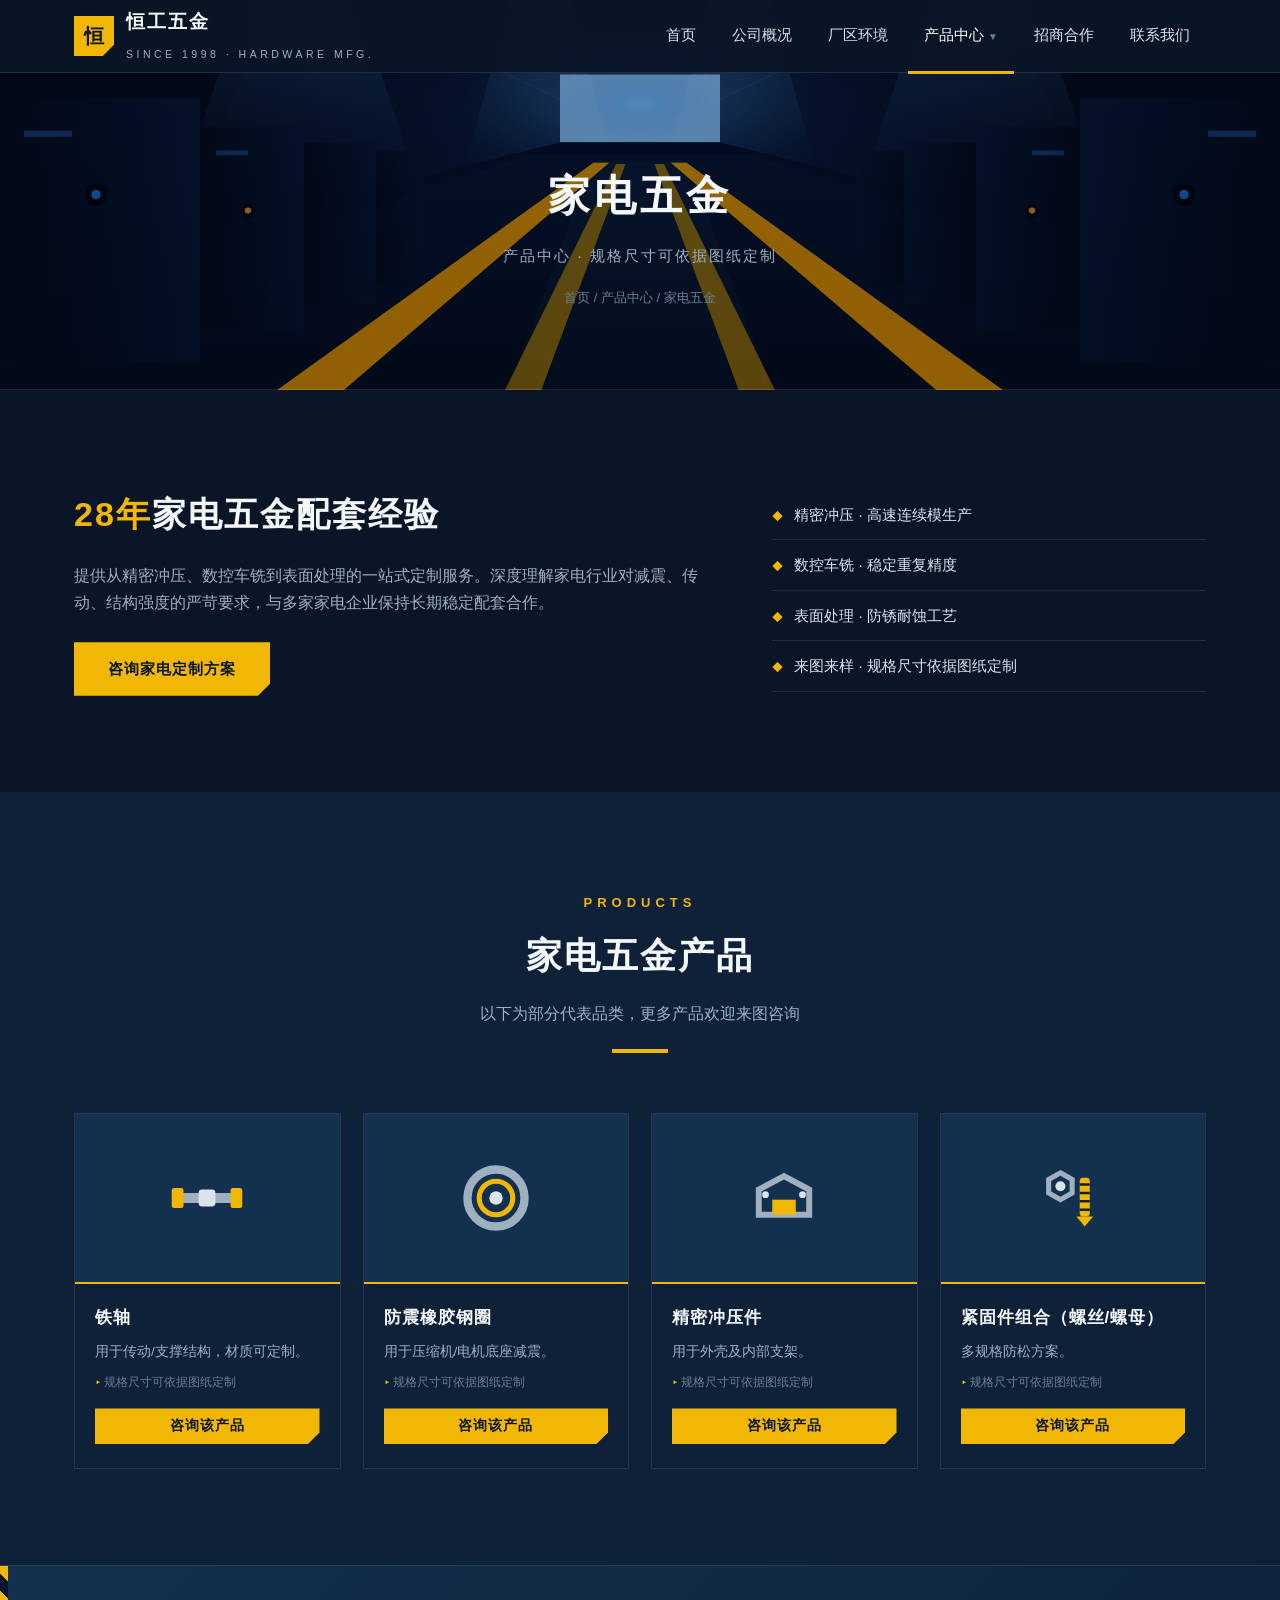
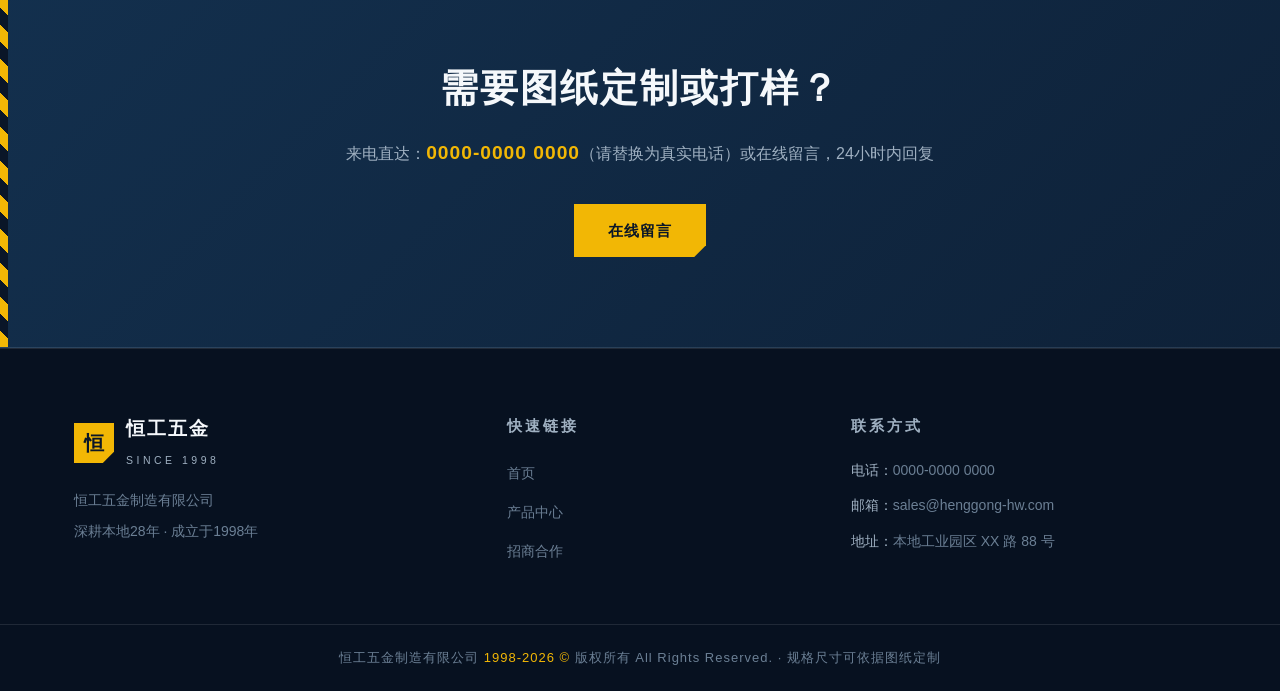
<file: products-appliance.html>
<!DOCTYPE html>
<html lang="zh-CN">
<head>
<meta charset="UTF-8">
<meta name="viewport" content="width=device-width, initial-scale=1.0">
<title>家电五金 — 产品中心 | 恒工五金 · 28年家电配套经验</title>
<link rel="stylesheet" href="css/style.css">
</head>
<body data-page="products">

<header class="site-header"></header>

<section class="page-banner">
  <h1>家电五金</h1>
  <p>产品中心 · 规格尺寸可依据图纸定制</p>
  <div class="breadcrumb"><a href="index.html">首页</a> / 产品中心 / 家电五金</div>
</section>

<!-- 顶部：行业方案介绍 -->
<section class="section">
  <div class="container">
    <div class="solution-bar">
      <div>
        <h2><em>28年</em>家电五金配套经验</h2>
        <p>提供从精密冲压、数控车铣到表面处理的一站式定制服务。深度理解家电行业对减震、传动、结构强度的严苛要求，与多家家电企业保持长期稳定配套合作。</p>
        <a class="btn btn-primary" href="contact.html?product=%E5%AE%B6%E7%94%B5%E5%AE%9A%E5%88%B6%E6%96%B9%E6%A1%88">咨询家电定制方案</a>
      </div>
      <ul class="capability-list">
        <li>精密冲压 · 高速连续模生产</li>
        <li>数控车铣 · 稳定重复精度</li>
        <li>表面处理 · 防锈耐蚀工艺</li>
        <li>来图来样 · 规格尺寸依据图纸定制</li>
      </ul>
    </div>
  </div>
</section>

<!-- 中部：产品列表网格 -->
<section class="section alt">
  <div class="container">
    <div class="section-head">
      <span class="eyebrow">PRODUCTS</span>
      <h2>家电五金产品</h2>
      <p class="desc">以下为部分代表品类，更多产品欢迎来图咨询</p>
      <div class="head-rule"></div>
    </div>
    <div class="product-grid">

      <div class="product-card">
        <div class="product-thumb">
          <svg viewBox="0 0 100 100" xmlns="http://www.w3.org/2000/svg">
            <rect x="14" y="44" width="72" height="12" rx="6" fill="#9fb0c1"/>
            <rect x="8" y="38" width="14" height="24" rx="3" fill="#f2b705"/>
            <rect x="78" y="38" width="14" height="24" rx="3" fill="#f2b705"/>
            <rect x="40" y="40" width="20" height="20" rx="4" fill="#dbe4ed"/>
          </svg>
        </div>
        <div class="product-body">
          <h4>铁轴</h4>
          <p>用于传动/支撑结构，材质可定制。</p>
          <div class="spec-note">规格尺寸可依据图纸定制</div>
          <button class="btn btn-primary btn-sm" data-inquiry="铁轴（家电五金）">咨询该产品</button>
        </div>
      </div>

      <div class="product-card">
        <div class="product-thumb">
          <svg viewBox="0 0 100 100" xmlns="http://www.w3.org/2000/svg">
            <circle cx="50" cy="50" r="34" fill="none" stroke="#9fb0c1" stroke-width="10"/>
            <circle cx="50" cy="50" r="20" fill="none" stroke="#f2b705" stroke-width="6"/>
            <circle cx="50" cy="50" r="8" fill="#dbe4ed"/>
          </svg>
        </div>
        <div class="product-body">
          <h4>防震橡胶钢圈</h4>
          <p>用于压缩机/电机底座减震。</p>
          <div class="spec-note">规格尺寸可依据图纸定制</div>
          <button class="btn btn-primary btn-sm" data-inquiry="防震橡胶钢圈（家电五金）">咨询该产品</button>
        </div>
      </div>

      <div class="product-card">
        <div class="product-thumb">
          <svg viewBox="0 0 100 100" xmlns="http://www.w3.org/2000/svg">
            <path d="M20 70 L20 40 L50 24 L80 40 L80 70 Z" fill="none" stroke="#9fb0c1" stroke-width="7"/>
            <rect x="36" y="52" width="28" height="18" fill="#f2b705"/>
            <circle cx="28" cy="46" r="4" fill="#dbe4ed"/>
            <circle cx="72" cy="46" r="4" fill="#dbe4ed"/>
          </svg>
        </div>
        <div class="product-body">
          <h4>精密冲压件</h4>
          <p>用于外壳及内部支架。</p>
          <div class="spec-note">规格尺寸可依据图纸定制</div>
          <button class="btn btn-primary btn-sm" data-inquiry="精密冲压件（家电五金）">咨询该产品</button>
        </div>
      </div>

      <div class="product-card">
        <div class="product-thumb">
          <svg viewBox="0 0 100 100" xmlns="http://www.w3.org/2000/svg">
            <polygon points="35,20 49,28 49,44 35,52 21,44 21,28" fill="none" stroke="#9fb0c1" stroke-width="6"/>
            <circle cx="35" cy="36" r="6" fill="#dbe4ed"/>
            <rect x="58" y="26" width="12" height="46" rx="4" fill="#f2b705"/>
            <path d="M58 34 h12 M58 44 h12 M58 54 h12 M58 64 h12" stroke="#0e2138" stroke-width="3"/>
            <polygon points="64,84 74,72 54,72" fill="#f2b705"/>
          </svg>
        </div>
        <div class="product-body">
          <h4>紧固件组合（螺丝/螺母）</h4>
          <p>多规格防松方案。</p>
          <div class="spec-note">规格尺寸可依据图纸定制</div>
          <button class="btn btn-primary btn-sm" data-inquiry="紧固件组合（家电五金）">咨询该产品</button>
        </div>
      </div>

    </div>
  </div>
</section>

<!-- 底部：行动召唤 CTA -->
<section class="cta">
  <h2>需要图纸定制或打样？</h2>
  <p>来电直达：<span class="phone">0000-0000 0000</span>（请替换为真实电话）或在线留言，24小时内回复</p>
  <a class="btn btn-primary" href="contact.html">在线留言</a>
</section>

<footer class="site-footer"></footer>
<script src="js/main.js"></script>
</body>
</html>
</file>
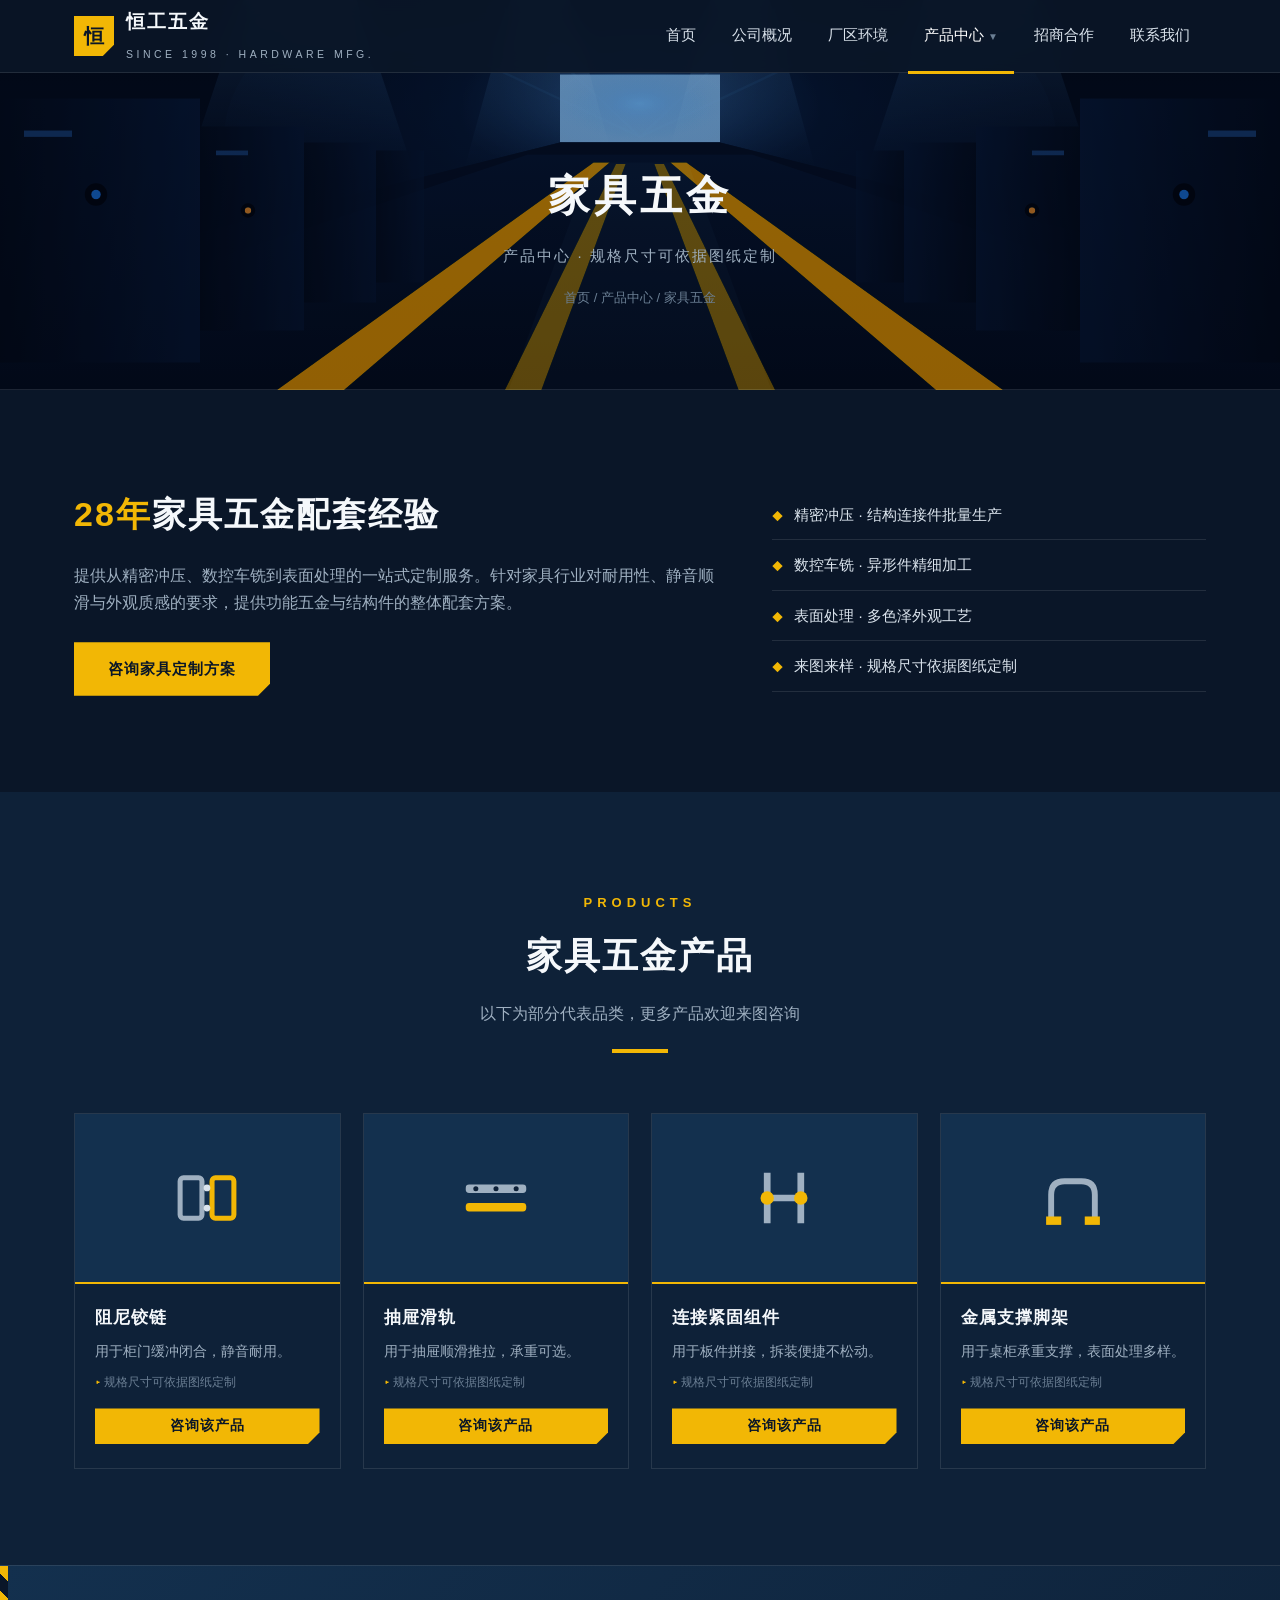
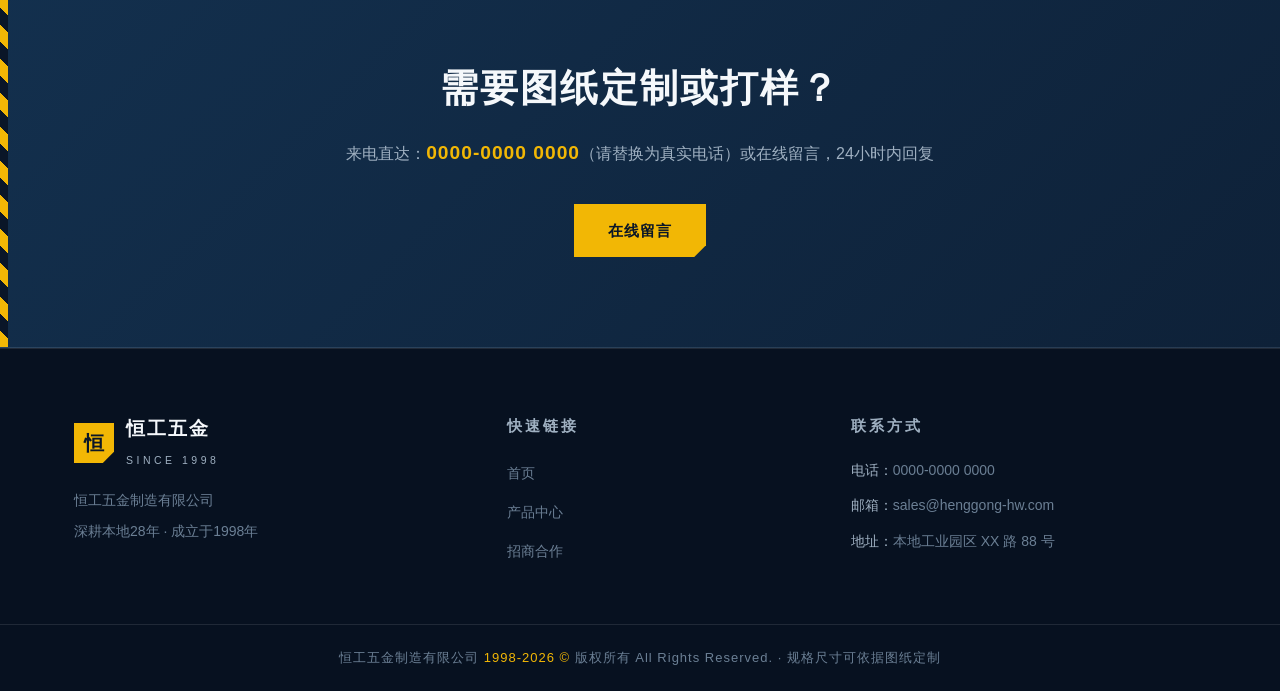
<file: products-furniture.html>
<!DOCTYPE html>
<html lang="zh-CN">
<head>
<meta charset="UTF-8">
<meta name="viewport" content="width=device-width, initial-scale=1.0">
<title>家具五金 — 产品中心 | 恒工五金 · 28年家具配套经验</title>
<link rel="stylesheet" href="css/style.css">
</head>
<body data-page="products">

<header class="site-header"></header>

<section class="page-banner">
  <h1>家具五金</h1>
  <p>产品中心 · 规格尺寸可依据图纸定制</p>
  <div class="breadcrumb"><a href="index.html">首页</a> / 产品中心 / 家具五金</div>
</section>

<!-- 顶部：行业方案介绍 -->
<section class="section">
  <div class="container">
    <div class="solution-bar">
      <div>
        <h2><em>28年</em>家具五金配套经验</h2>
        <p>提供从精密冲压、数控车铣到表面处理的一站式定制服务。针对家具行业对耐用性、静音顺滑与外观质感的要求，提供功能五金与结构件的整体配套方案。</p>
        <a class="btn btn-primary" href="contact.html?product=%E5%AE%B6%E5%85%B7%E5%AE%9A%E5%88%B6%E6%96%B9%E6%A1%88">咨询家具定制方案</a>
      </div>
      <ul class="capability-list">
        <li>精密冲压 · 结构连接件批量生产</li>
        <li>数控车铣 · 异形件精细加工</li>
        <li>表面处理 · 多色泽外观工艺</li>
        <li>来图来样 · 规格尺寸依据图纸定制</li>
      </ul>
    </div>
  </div>
</section>

<!-- 中部：产品列表网格 -->
<section class="section alt">
  <div class="container">
    <div class="section-head">
      <span class="eyebrow">PRODUCTS</span>
      <h2>家具五金产品</h2>
      <p class="desc">以下为部分代表品类，更多产品欢迎来图咨询</p>
      <div class="head-rule"></div>
    </div>
    <div class="product-grid">

      <div class="product-card">
        <div class="product-thumb">
          <svg viewBox="0 0 100 100" xmlns="http://www.w3.org/2000/svg">
            <rect x="18" y="26" width="26" height="48" rx="4" fill="none" stroke="#9fb0c1" stroke-width="6"/>
            <rect x="56" y="26" width="26" height="48" rx="4" fill="none" stroke="#f2b705" stroke-width="6"/>
            <circle cx="50" cy="38" r="4" fill="#dbe4ed"/>
            <circle cx="50" cy="62" r="4" fill="#dbe4ed"/>
          </svg>
        </div>
        <div class="product-body">
          <h4>阻尼铰链</h4>
          <p>用于柜门缓冲闭合，静音耐用。</p>
          <div class="spec-note">规格尺寸可依据图纸定制</div>
          <button class="btn btn-primary btn-sm" data-inquiry="阻尼铰链（家具五金）">咨询该产品</button>
        </div>
      </div>

      <div class="product-card">
        <div class="product-thumb">
          <svg viewBox="0 0 100 100" xmlns="http://www.w3.org/2000/svg">
            <rect x="14" y="34" width="72" height="10" rx="4" fill="#9fb0c1"/>
            <rect x="14" y="56" width="72" height="10" rx="4" fill="#f2b705"/>
            <circle cx="26" cy="39" r="3" fill="#0e2138"/>
            <circle cx="50" cy="39" r="3" fill="#0e2138"/>
            <circle cx="74" cy="39" r="3" fill="#0e2138"/>
          </svg>
        </div>
        <div class="product-body">
          <h4>抽屉滑轨</h4>
          <p>用于抽屉顺滑推拉，承重可选。</p>
          <div class="spec-note">规格尺寸可依据图纸定制</div>
          <button class="btn btn-primary btn-sm" data-inquiry="抽屉滑轨（家具五金）">咨询该产品</button>
        </div>
      </div>

      <div class="product-card">
        <div class="product-thumb">
          <svg viewBox="0 0 100 100" xmlns="http://www.w3.org/2000/svg">
            <path d="M30 20 v60 M30 50 h40 M70 20 v60" stroke="#9fb0c1" stroke-width="8" fill="none"/>
            <circle cx="30" cy="50" r="8" fill="#f2b705"/>
            <circle cx="70" cy="50" r="8" fill="#f2b705"/>
          </svg>
        </div>
        <div class="product-body">
          <h4>连接紧固组件</h4>
          <p>用于板件拼接，拆装便捷不松动。</p>
          <div class="spec-note">规格尺寸可依据图纸定制</div>
          <button class="btn btn-primary btn-sm" data-inquiry="连接紧固组件（家具五金）">咨询该产品</button>
        </div>
      </div>

      <div class="product-card">
        <div class="product-thumb">
          <svg viewBox="0 0 100 100" xmlns="http://www.w3.org/2000/svg">
            <path d="M24 76 L24 46 Q24 30 40 30 L60 30 Q76 30 76 46 L76 76" fill="none" stroke="#9fb0c1" stroke-width="7"/>
            <rect x="18" y="72" width="18" height="10" fill="#f2b705"/>
            <rect x="64" y="72" width="18" height="10" fill="#f2b705"/>
          </svg>
        </div>
        <div class="product-body">
          <h4>金属支撑脚架</h4>
          <p>用于桌柜承重支撑，表面处理多样。</p>
          <div class="spec-note">规格尺寸可依据图纸定制</div>
          <button class="btn btn-primary btn-sm" data-inquiry="金属支撑脚架（家具五金）">咨询该产品</button>
        </div>
      </div>

    </div>
  </div>
</section>

<!-- 底部：行动召唤 CTA -->
<section class="cta">
  <h2>需要图纸定制或打样？</h2>
  <p>来电直达：<span class="phone">0000-0000 0000</span>（请替换为真实电话）或在线留言，24小时内回复</p>
  <a class="btn btn-primary" href="contact.html">在线留言</a>
</section>

<footer class="site-footer"></footer>
<script src="js/main.js"></script>
</body>
</html>
</file>
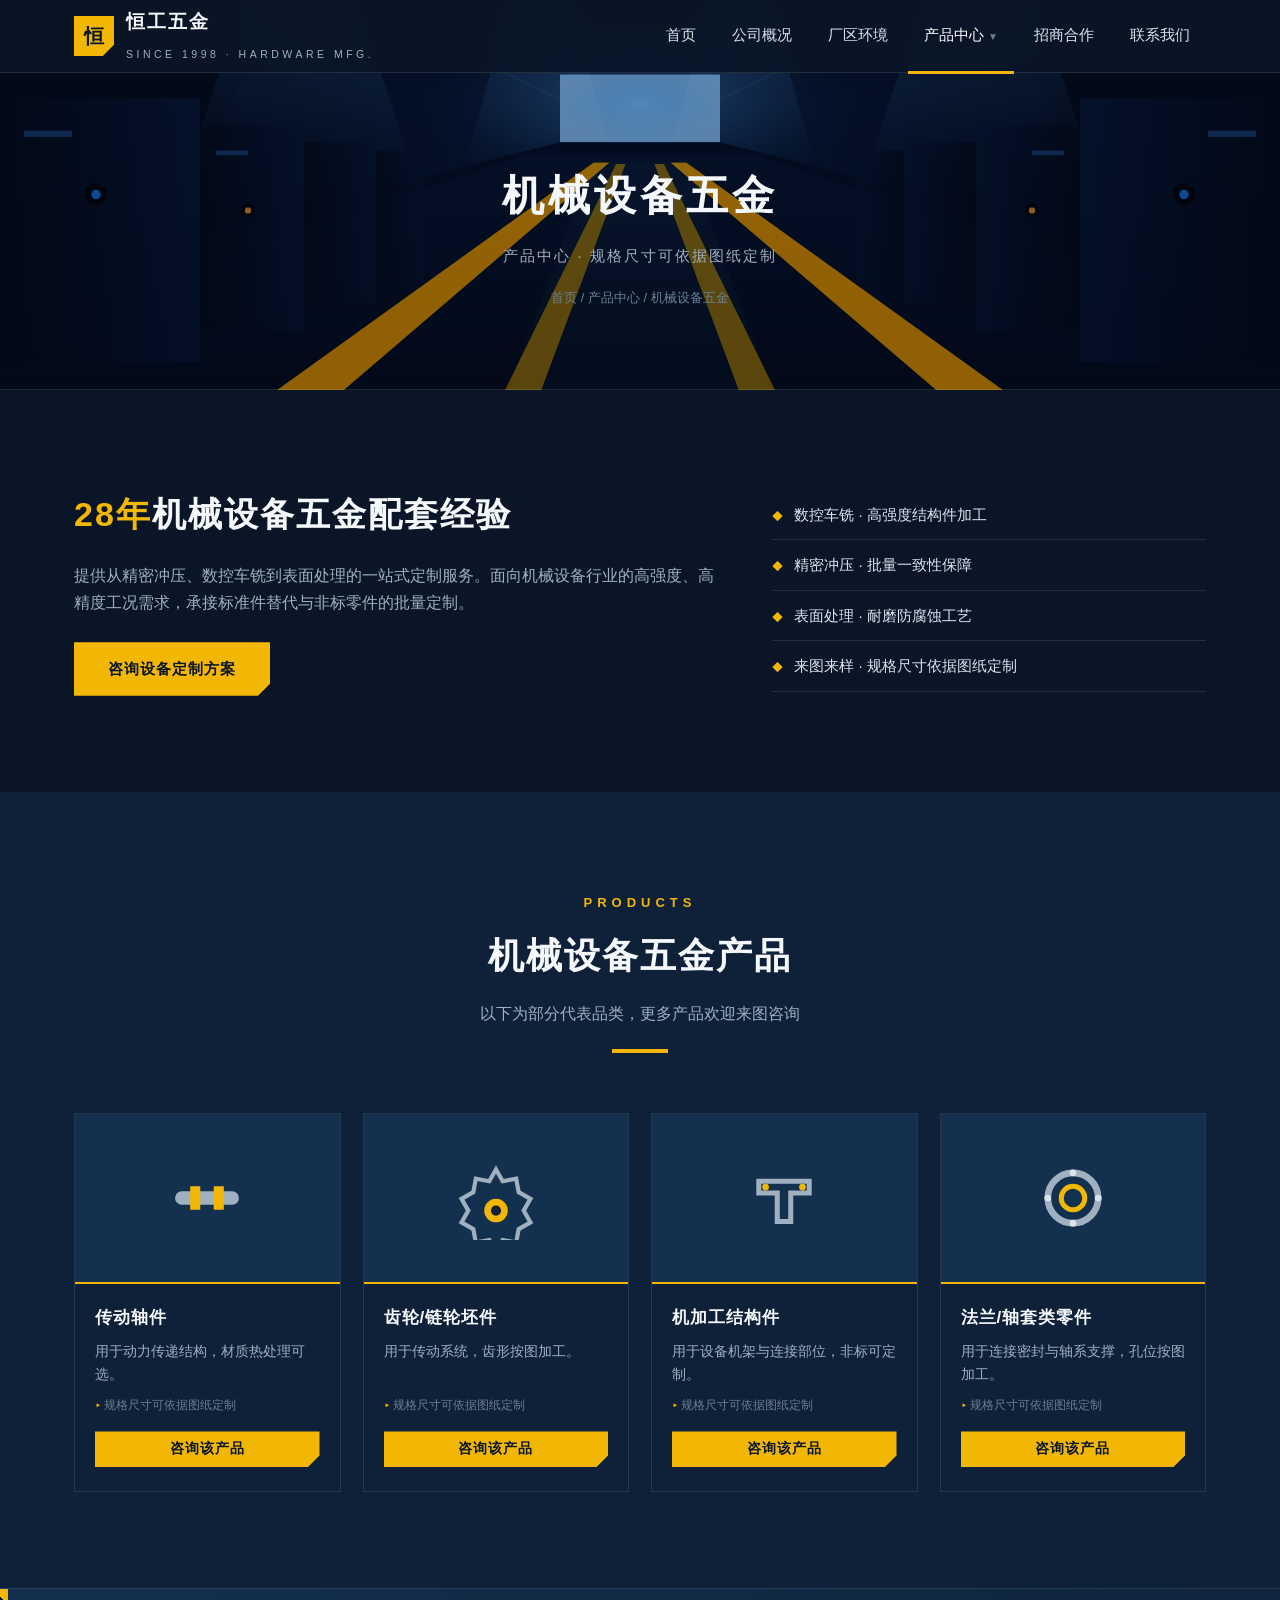
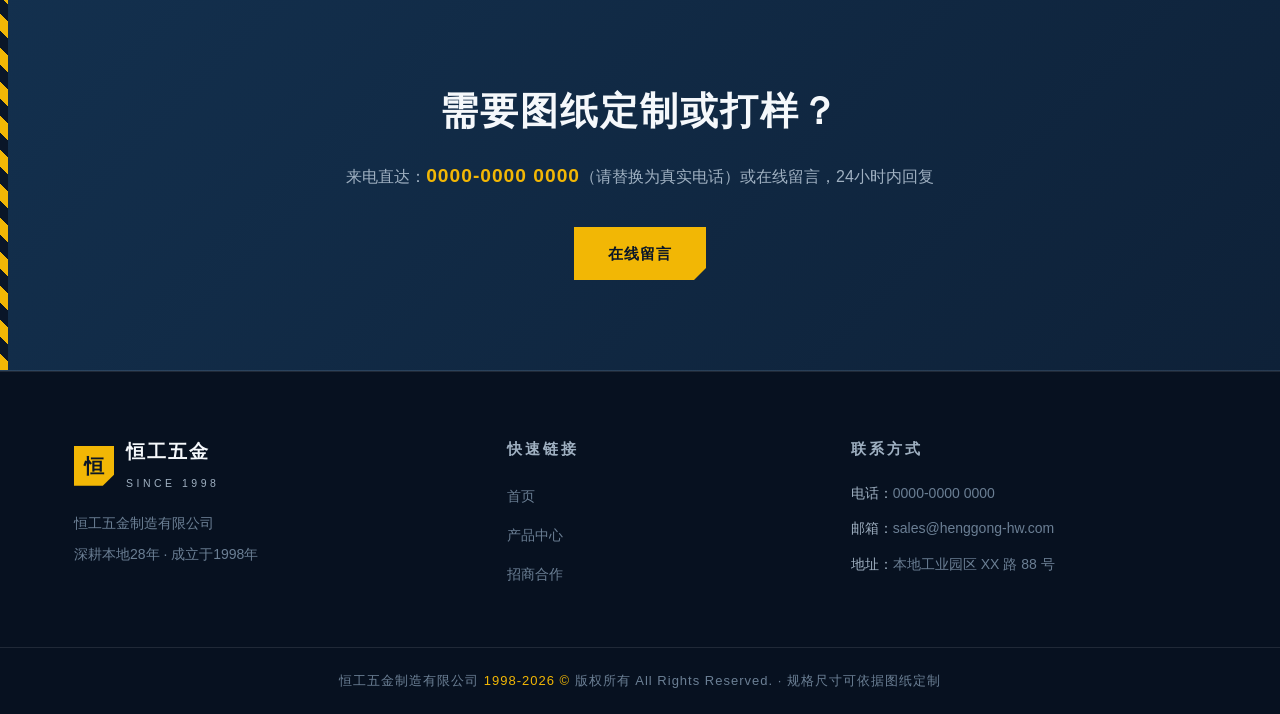
<file: products-machinery.html>
<!DOCTYPE html>
<html lang="zh-CN">
<head>
<meta charset="UTF-8">
<meta name="viewport" content="width=device-width, initial-scale=1.0">
<title>机械设备五金 — 产品中心 | 恒工五金 · 28年设备配套经验</title>
<link rel="stylesheet" href="css/style.css">
</head>
<body data-page="products">

<header class="site-header"></header>

<section class="page-banner">
  <h1>机械设备五金</h1>
  <p>产品中心 · 规格尺寸可依据图纸定制</p>
  <div class="breadcrumb"><a href="index.html">首页</a> / 产品中心 / 机械设备五金</div>
</section>

<!-- 顶部：行业方案介绍 -->
<section class="section">
  <div class="container">
    <div class="solution-bar">
      <div>
        <h2><em>28年</em>机械设备五金配套经验</h2>
        <p>提供从精密冲压、数控车铣到表面处理的一站式定制服务。面向机械设备行业的高强度、高精度工况需求，承接标准件替代与非标零件的批量定制。</p>
        <a class="btn btn-primary" href="contact.html?product=%E6%9C%BA%E6%A2%B0%E8%AE%BE%E5%A4%87%E5%AE%9A%E5%88%B6%E6%96%B9%E6%A1%88">咨询设备定制方案</a>
      </div>
      <ul class="capability-list">
        <li>数控车铣 · 高强度结构件加工</li>
        <li>精密冲压 · 批量一致性保障</li>
        <li>表面处理 · 耐磨防腐蚀工艺</li>
        <li>来图来样 · 规格尺寸依据图纸定制</li>
      </ul>
    </div>
  </div>
</section>

<!-- 中部：产品列表网格 -->
<section class="section alt">
  <div class="container">
    <div class="section-head">
      <span class="eyebrow">PRODUCTS</span>
      <h2>机械设备五金产品</h2>
      <p class="desc">以下为部分代表品类，更多产品欢迎来图咨询</p>
      <div class="head-rule"></div>
    </div>
    <div class="product-grid">

      <div class="product-card">
        <div class="product-thumb">
          <svg viewBox="0 0 100 100" xmlns="http://www.w3.org/2000/svg">
            <rect x="12" y="42" width="76" height="16" rx="8" fill="#9fb0c1"/>
            <rect x="30" y="36" width="12" height="28" fill="#f2b705"/>
            <rect x="58" y="36" width="12" height="28" fill="#f2b705"/>
          </svg>
        </div>
        <div class="product-body">
          <h4>传动轴件</h4>
          <p>用于动力传递结构，材质热处理可选。</p>
          <div class="spec-note">规格尺寸可依据图纸定制</div>
          <button class="btn btn-primary btn-sm" data-inquiry="传动轴件（机械设备五金）">咨询该产品</button>
        </div>
      </div>

      <div class="product-card">
        <div class="product-thumb">
          <svg viewBox="0 0 100 100" xmlns="http://www.w3.org/2000/svg">
            <path d="M50 16 l8 14 16 -3 3 16 14 8 -8 14 8 14 -14 8 -3 16 -16 -3 -8 14 -8 -14 -16 3 -3 -16 -14 -8 8 -14 -8 -14 14 -8 3 -16 16 3 z" fill="none" stroke="#9fb0c1" stroke-width="5"/>
            <circle cx="50" cy="65" r="14" fill="#f2b705"/>
            <circle cx="50" cy="65" r="6" fill="#0e2138"/>
          </svg>
        </div>
        <div class="product-body">
          <h4>齿轮/链轮坯件</h4>
          <p>用于传动系统，齿形按图加工。</p>
          <div class="spec-note">规格尺寸可依据图纸定制</div>
          <button class="btn btn-primary btn-sm" data-inquiry="齿轮/链轮坯件（机械设备五金）">咨询该产品</button>
        </div>
      </div>

      <div class="product-card">
        <div class="product-thumb">
          <svg viewBox="0 0 100 100" xmlns="http://www.w3.org/2000/svg">
            <path d="M20 30 h60 v14 h-22 v34 h-16 v-34 h-22 z" fill="none" stroke="#9fb0c1" stroke-width="6"/>
            <circle cx="28" cy="37" r="4" fill="#f2b705"/>
            <circle cx="72" cy="37" r="4" fill="#f2b705"/>
          </svg>
        </div>
        <div class="product-body">
          <h4>机加工结构件</h4>
          <p>用于设备机架与连接部位，非标可定制。</p>
          <div class="spec-note">规格尺寸可依据图纸定制</div>
          <button class="btn btn-primary btn-sm" data-inquiry="机加工结构件（机械设备五金）">咨询该产品</button>
        </div>
      </div>

      <div class="product-card">
        <div class="product-thumb">
          <svg viewBox="0 0 100 100" xmlns="http://www.w3.org/2000/svg">
            <circle cx="50" cy="50" r="30" fill="none" stroke="#9fb0c1" stroke-width="8"/>
            <circle cx="50" cy="50" r="14" fill="none" stroke="#f2b705" stroke-width="6"/>
            <g fill="#dbe4ed"><circle cx="50" cy="20" r="4"/><circle cx="80" cy="50" r="4"/><circle cx="50" cy="80" r="4"/><circle cx="20" cy="50" r="4"/></g>
          </svg>
        </div>
        <div class="product-body">
          <h4>法兰/轴套类零件</h4>
          <p>用于连接密封与轴系支撑，孔位按图加工。</p>
          <div class="spec-note">规格尺寸可依据图纸定制</div>
          <button class="btn btn-primary btn-sm" data-inquiry="法兰/轴套类零件（机械设备五金）">咨询该产品</button>
        </div>
      </div>

    </div>
  </div>
</section>

<!-- 底部：行动召唤 CTA -->
<section class="cta">
  <h2>需要图纸定制或打样？</h2>
  <p>来电直达：<span class="phone">0000-0000 0000</span>（请替换为真实电话）或在线留言，24小时内回复</p>
  <a class="btn btn-primary" href="contact.html">在线留言</a>
</section>

<footer class="site-footer"></footer>
<script src="js/main.js"></script>
</body>
</html>
</file>
<file: css/style.css>
/* ============================================================
   恒工五金官网 — 工业巨头风（深蓝/灰）+ 极简留白
   ============================================================ */
:root {
  --navy-900: #0a1628;
  --navy-800: #0e2138;
  --navy-700: #13304e;
  --navy-600: #1b3a5c;
  --steel-500: #6b7f94;
  --steel-300: #9fb0c1;
  --steel-100: #dbe4ed;
  --white: #f5f8fb;
  --yellow: #f2b705;
  --yellow-dark: #d9a404;
  --line: rgba(255, 255, 255, 0.1);
  --max-w: 1180px;
  --font: "Microsoft YaHei", "PingFang SC", "Noto Sans SC", "Segoe UI", sans-serif;
}

* { margin: 0; padding: 0; box-sizing: border-box; }
html { scroll-behavior: smooth; scroll-padding-top: 90px; }
body {
  font-family: var(--font);
  background: var(--navy-900);
  color: var(--white);
  line-height: 1.7;
  -webkit-font-smoothing: antialiased;
}
img, svg { display: block; max-width: 100%; }
a { color: inherit; text-decoration: none; }
ul { list-style: none; }
.container { max-width: var(--max-w); margin: 0 auto; padding: 0 24px; }

/* ---------- 顶部导航 ---------- */
.site-header {
  position: fixed; top: 0; left: 0; right: 0; z-index: 100;
  background: rgba(10, 22, 40, 0.92);
  backdrop-filter: blur(10px);
  border-bottom: 1px solid var(--line);
}
.nav-wrap {
  max-width: var(--max-w); margin: 0 auto; padding: 0 24px;
  display: flex; align-items: center; justify-content: space-between;
  height: 72px;
}
.brand { display: flex; align-items: center; gap: 12px; }
.brand-mark {
  width: 40px; height: 40px; background: var(--yellow);
  display: grid; place-items: center;
  font-weight: 900; font-size: 20px; color: var(--navy-900);
  clip-path: polygon(0 0, 100% 0, 100% 72%, 72% 100%, 0 100%);
}
.brand-name { font-size: 19px; font-weight: 700; letter-spacing: 2px; }
.brand-sub { font-size: 10.5px; color: var(--steel-300); letter-spacing: 3.5px; }

.main-nav { display: flex; align-items: center; gap: 4px; }
.main-nav > li { position: relative; }
.main-nav > li > a {
  display: block; padding: 24px 16px;
  font-size: 15px; color: var(--steel-100);
  border-bottom: 3px solid transparent;
  transition: color .2s, border-color .2s;
}
.main-nav > li > a:hover,
.main-nav > li > a.active { color: #fff; border-bottom-color: var(--yellow); }
.caret { font-size: 10px; margin-left: 4px; color: var(--steel-500); }

/* 产品中心下拉 */
.dropdown-menu {
  position: absolute; top: 100%; left: 0; min-width: 230px;
  background: var(--navy-800);
  border: 1px solid var(--line); border-top: 3px solid var(--yellow);
  opacity: 0; visibility: hidden; transform: translateY(8px);
  transition: all .22s ease;
  box-shadow: 0 18px 40px rgba(0,0,0,.45);
}
.main-nav li:hover .dropdown-menu,
.main-nav li:focus-within .dropdown-menu { opacity: 1; visibility: visible; transform: translateY(0); }
.dropdown-menu a {
  display: block; padding: 13px 20px; font-size: 14px; color: var(--steel-100);
  border-bottom: 1px solid var(--line);
  transition: background .15s, padding-left .15s;
}
.dropdown-menu a:hover { background: var(--navy-700); padding-left: 26px; color: var(--yellow); }
.dropdown-menu a.reserved { color: var(--steel-500); font-size: 13px; cursor: default; }
.dropdown-menu a.reserved:hover { background: none; padding-left: 20px; color: var(--steel-500); }

.nav-toggle { display: none; background: none; border: 1px solid var(--line); color: #fff; font-size: 20px; padding: 6px 12px; cursor: pointer; }

/* ---------- 按钮 ---------- */
.btn {
  display: inline-block; padding: 14px 34px;
  font-size: 15px; font-weight: 700; letter-spacing: 1px;
  border: none; cursor: pointer; transition: all .2s;
  clip-path: polygon(0 0, 100% 0, 100% calc(100% - 12px), calc(100% - 12px) 100%, 0 100%);
}
.btn-primary { background: var(--yellow); color: var(--navy-900); }
.btn-primary:hover { background: #ffd23f; transform: translateY(-2px); }
.btn-outline { background: transparent; color: #fff; box-shadow: inset 0 0 0 2px rgba(255,255,255,.55); }
.btn-outline:hover { box-shadow: inset 0 0 0 2px var(--yellow); color: var(--yellow); }
.btn-sm { padding: 9px 22px; font-size: 13.5px; }

/* ---------- Hero ---------- */
.hero {
  position: relative; min-height: 92vh;
  display: flex; align-items: center; justify-content: center; text-align: center;
  background: url("../assets/hero.svg") center/cover no-repeat var(--navy-900);
  padding: 140px 24px 100px;
}
.hero::after {
  content: ""; position: absolute; inset: 0;
  background: linear-gradient(180deg, rgba(10,22,40,.35) 0%, rgba(10,22,40,.15) 45%, rgba(10,22,40,.85) 100%);
}
.hero-inner { position: relative; z-index: 2; max-width: 900px; }
.hero-tag {
  display: inline-block; padding: 6px 18px; margin-bottom: 28px;
  font-size: 13px; letter-spacing: 4px; color: var(--yellow);
  border: 1px solid rgba(242,183,5,.45);
}
.hero h1 {
  font-size: clamp(34px, 5.2vw, 62px); font-weight: 900;
  letter-spacing: 3px; line-height: 1.25;
  text-shadow: 0 4px 24px rgba(0,0,0,.5);
}
.hero .sub {
  margin: 24px auto 44px; font-size: clamp(15px, 1.6vw, 19px);
  color: var(--steel-100); letter-spacing: 2px;
}
.hero-actions { display: flex; gap: 18px; justify-content: center; flex-wrap: wrap; }

/* ---------- 内页 Banner ---------- */
.page-banner {
  position: relative; padding: 160px 24px 80px; text-align: center;
  background: linear-gradient(180deg, var(--navy-800), var(--navy-900)),
              url("../assets/hero.svg") center/cover;
  background-blend-mode: soft-light;
  border-bottom: 1px solid var(--line);
}
.page-banner h1 { font-size: clamp(28px, 3.6vw, 42px); letter-spacing: 4px; font-weight: 800; }
.page-banner p { margin-top: 12px; color: var(--steel-300); letter-spacing: 2px; font-size: 15px; }
.breadcrumb { margin-top: 18px; font-size: 13px; color: var(--steel-500); }
.breadcrumb a:hover { color: var(--yellow); }

/* ---------- 章节通用 ---------- */
.section { padding: 96px 0; }
.section.alt { background: var(--navy-800); }
.section-head { text-align: center; margin-bottom: 60px; }
.section-head .eyebrow {
  font-size: 13px; letter-spacing: 5px; color: var(--yellow); font-weight: 700;
}
.section-head h2 {
  margin-top: 10px; font-size: clamp(24px, 3vw, 36px);
  font-weight: 800; letter-spacing: 2px;
}
.section-head .desc { margin-top: 14px; color: var(--steel-300); max-width: 640px; margin-left: auto; margin-right: auto; }
.head-rule { width: 56px; height: 4px; background: var(--yellow); margin: 22px auto 0; }

/* ---------- 数据背书 ---------- */
.stats { display: grid; grid-template-columns: repeat(3, 1fr); gap: 2px; background: var(--line); border: 1px solid var(--line); }
.stat {
  background: var(--navy-800); padding: 54px 20px; text-align: center;
  transition: background .25s;
}
.stat:hover { background: var(--navy-700); }
.stat .num {
  font-size: clamp(38px, 4.5vw, 58px); font-weight: 900; color: var(--yellow);
  font-family: "Arial Black", var(--font); letter-spacing: 1px; line-height: 1.1;
}
.stat .num small { font-size: .45em; font-weight: 700; margin-left: 4px; }
.stat .label { margin-top: 12px; font-size: 16px; letter-spacing: 4px; color: var(--steel-100); }
.stat .note { margin-top: 6px; font-size: 12.5px; color: var(--steel-500); letter-spacing: 1px; }

/* ---------- 行业应用卡片 ---------- */
.industry-grid { display: grid; grid-template-columns: repeat(3, 1fr); gap: 26px; }
.industry-card {
  position: relative; overflow: hidden; min-height: 380px;
  display: flex; flex-direction: column; justify-content: flex-end;
  padding: 34px 30px; border: 1px solid var(--line);
  background: var(--navy-800);
  transition: transform .3s, border-color .3s;
}
.industry-card:hover { transform: translateY(-8px); border-color: rgba(242,183,5,.5); }
.industry-card .card-bg {
  position: absolute; inset: 0; opacity: .5; transition: opacity .3s, transform .5s;
}
.industry-card:hover .card-bg { opacity: .75; transform: scale(1.04); }
.industry-card .card-bg svg { width: 100%; height: 100%; }
.industry-card .card-body { position: relative; z-index: 2; }
.industry-card .card-index { font-size: 13px; color: var(--yellow); letter-spacing: 3px; font-weight: 700; }
.industry-card h3 { font-size: 24px; margin: 8px 0 10px; letter-spacing: 2px; }
.industry-card p { font-size: 14px; color: var(--steel-300); margin-bottom: 20px; }
.industry-card .go { font-size: 14px; color: var(--yellow); font-weight: 700; letter-spacing: 1px; }
.industry-card .go::after { content: " →"; transition: margin-left .2s; }
.industry-card:hover .go::after { margin-left: 6px; }

/* ---------- 产品网格 ---------- */
.product-grid { display: grid; grid-template-columns: repeat(4, 1fr); gap: 22px; }
.product-card {
  background: var(--navy-800); border: 1px solid var(--line);
  display: flex; flex-direction: column;
  transition: transform .25s, border-color .25s;
}
.product-card:hover { transform: translateY(-6px); border-color: rgba(242,183,5,.45); }
.product-thumb { height: 170px; background: var(--navy-700); display: grid; place-items: center; border-bottom: 2px solid var(--yellow); }
.product-thumb svg { width: 84px; height: 84px; }
.product-body { padding: 20px 20px 24px; display: flex; flex-direction: column; flex: 1; }
.product-body h4 { font-size: 17px; letter-spacing: 1px; margin-bottom: 8px; }
.product-body p { font-size: 13.5px; color: var(--steel-300); flex: 1; margin-bottom: 8px; }
.spec-note { font-size: 12px; color: var(--steel-500); margin-bottom: 16px; }
.spec-note::before { content: "▸ "; color: var(--yellow); }

/* ---------- 方案介绍条 ---------- */
.solution-bar {
  display: grid; grid-template-columns: 1.2fr .8fr; gap: 48px; align-items: center;
}
.solution-bar h2 { font-size: clamp(24px, 3vw, 34px); letter-spacing: 2px; margin-bottom: 18px; }
.solution-bar h2 em { color: var(--yellow); font-style: normal; }
.solution-bar p { color: var(--steel-300); margin-bottom: 26px; }
.capability-list li {
  padding: 12px 0; border-bottom: 1px solid var(--line);
  font-size: 15px; color: var(--steel-100);
}
.capability-list li::before { content: "◆ "; color: var(--yellow); font-size: 11px; margin-right: 8px; }

/* ---------- CTA ---------- */
.cta {
  text-align: center; padding: 90px 24px;
  background: linear-gradient(135deg, var(--navy-700), var(--navy-800));
  border-top: 1px solid var(--line); border-bottom: 1px solid var(--line);
  position: relative; overflow: hidden;
}
.cta::before {
  content: ""; position: absolute; left: 0; top: 0; bottom: 0; width: 8px;
  background: repeating-linear-gradient(45deg, var(--yellow) 0 12px, var(--navy-900) 12px 24px);
}
.cta h2 { font-size: clamp(24px, 3.4vw, 38px); letter-spacing: 2px; }
.cta p { margin: 16px 0 34px; color: var(--steel-300); font-size: 16px; }
.cta .phone { color: var(--yellow); font-weight: 900; font-size: 1.2em; letter-spacing: 1px; }

/* ---------- 关于 / 双栏 ---------- */
.two-col { display: grid; grid-template-columns: 1fr 1fr; gap: 56px; align-items: center; }
.two-col .text h3 { font-size: 26px; letter-spacing: 2px; margin-bottom: 20px; }
.two-col .text p { color: var(--steel-300); margin-bottom: 16px; font-size: 15px; }
.figure-box {
  border: 1px solid var(--line); background: var(--navy-800);
  padding: 10px;
}
.figure-box .ph { aspect-ratio: 4/3; background: var(--navy-700); display: grid; place-items: center; }
.figure-caption { padding: 12px 6px 4px; font-size: 12.5px; color: var(--steel-500); text-align: center; letter-spacing: 1px; }

/* ---------- 时间轴 ---------- */
.timeline { position: relative; max-width: 780px; margin: 0 auto; padding-left: 40px; }
.timeline::before { content: ""; position: absolute; left: 10px; top: 6px; bottom: 6px; width: 2px; background: var(--navy-600); }
.tl-item { position: relative; padding: 0 0 44px; }
.tl-item::before {
  content: ""; position: absolute; left: -37px; top: 6px;
  width: 12px; height: 12px; background: var(--yellow); transform: rotate(45deg);
}
.tl-item .year { font-size: 22px; font-weight: 900; color: var(--yellow); letter-spacing: 1px; }
.tl-item h4 { margin: 6px 0; font-size: 17px; letter-spacing: 1px; }
.tl-item p { color: var(--steel-300); font-size: 14.5px; }

/* ---------- 荣誉 ---------- */
.honor-grid { display: grid; grid-template-columns: repeat(4, 1fr); gap: 22px; }
.honor-card {
  background: var(--navy-800); border: 1px solid var(--line);
  padding: 34px 22px; text-align: center; transition: border-color .25s, transform .25s;
}
.honor-card:hover { border-color: rgba(242,183,5,.5); transform: translateY(-5px); }
.honor-card .icon { font-size: 34px; margin-bottom: 14px; }
.honor-card h4 { font-size: 16px; letter-spacing: 1px; margin-bottom: 8px; }
.honor-card p { font-size: 13px; color: var(--steel-500); }

/* ---------- 厂区图集 ---------- */
.gallery-group { margin-bottom: 72px; }
.gallery-group:last-child { margin-bottom: 0; }
.group-title { display: flex; align-items: center; gap: 16px; margin-bottom: 28px; }
.group-title .no { font-size: 30px; font-weight: 900; color: var(--yellow); font-family: "Arial Black", var(--font); }
.group-title h3 { font-size: 22px; letter-spacing: 2px; }
.group-title .line { flex: 1; height: 1px; background: var(--line); }
.gallery-grid { display: grid; grid-template-columns: repeat(3, 1fr); gap: 20px; }
.gallery-item {
  border: 1px solid var(--line); background: var(--navy-800);
  transition: border-color .25s;
}
.gallery-item:hover { border-color: rgba(242,183,5,.5); }
.gallery-item .ph { aspect-ratio: 16/10; background: var(--navy-700); display: grid; place-items: center; overflow: hidden; }
.gallery-item .ph svg { width: 100%; height: 100%; }
.gallery-item .cap { padding: 14px 16px; font-size: 13.5px; color: var(--steel-300); letter-spacing: 1px; }

.notice-strip {
  margin-top: 64px; padding: 30px 36px; text-align: center;
  border: 1px dashed rgba(242,183,5,.5); background: rgba(242,183,5,.06);
  font-size: 17px; letter-spacing: 2px;
}
.notice-strip strong { color: var(--yellow); }

/* ---------- 表单 ---------- */
.contact-layout { display: grid; grid-template-columns: 1fr 1fr; gap: 48px; }
.form-card { background: var(--navy-800); border: 1px solid var(--line); padding: 40px; }
.form-card h3 { font-size: 21px; letter-spacing: 2px; margin-bottom: 26px; }
.field { margin-bottom: 18px; }
.field label { display: block; font-size: 13.5px; color: var(--steel-300); margin-bottom: 7px; letter-spacing: 1px; }
.field label .req { color: var(--yellow); }
.field input, .field textarea {
  width: 100%; padding: 12px 14px; font-size: 14.5px; font-family: var(--font);
  background: var(--navy-900); border: 1px solid var(--navy-600); color: var(--white);
  outline: none; transition: border-color .2s;
}
.field input:focus, .field textarea:focus { border-color: var(--yellow); }
.field textarea { min-height: 120px; resize: vertical; }
.form-ok {
  display: none; margin-top: 16px; padding: 12px 16px;
  background: rgba(46, 160, 67, .15); border: 1px solid rgba(46,160,67,.5);
  color: #7ee2a8; font-size: 14px;
}

.info-list { display: grid; gap: 2px; }
.info-item {
  display: flex; gap: 18px; padding: 24px 26px;
  background: var(--navy-800); border: 1px solid var(--line);
}
.info-item .ico { font-size: 24px; }
.info-item h4 { font-size: 15px; color: var(--steel-300); letter-spacing: 1px; margin-bottom: 4px; }
.info-item p { font-size: 16px; font-weight: 700; letter-spacing: .5px; }
.map-box {
  margin-top: 24px; border: 1px solid var(--line); background: var(--navy-800);
  aspect-ratio: 16/8; display: grid; place-items: center; position: relative; overflow: hidden;
}
.map-box svg { width: 100%; height: 100%; }

/* ---------- 招商合作 ---------- */
.coop-grid { display: grid; grid-template-columns: 1fr 1fr; gap: 28px; }
.coop-card { background: var(--navy-800); border: 1px solid var(--line); padding: 40px; }
.coop-card h3 { font-size: 21px; letter-spacing: 2px; margin-bottom: 8px; }
.coop-card .sub { color: var(--steel-500); font-size: 13.5px; margin-bottom: 24px; }
.coop-card li { padding: 13px 0; border-bottom: 1px solid var(--line); font-size: 14.5px; color: var(--steel-100); }
.coop-card li::before { content: "✓ "; color: var(--yellow); font-weight: 900; margin-right: 8px; }
.job-row {
  display: flex; justify-content: space-between; align-items: center;
  padding: 16px 0; border-bottom: 1px solid var(--line);
}
.job-row .jt { font-size: 15.5px; font-weight: 700; }
.job-row .jd { font-size: 13px; color: var(--steel-500); margin-top: 3px; }
.job-tag { font-size: 13px; color: var(--yellow); border: 1px solid rgba(242,183,5,.4); padding: 4px 14px; white-space: nowrap; }

/* ---------- 页脚 ---------- */
.site-footer { background: #071120; border-top: 1px solid var(--line); padding: 64px 0 0; }
.footer-grid { display: grid; grid-template-columns: 1.3fr 1fr 1.2fr; gap: 48px; padding-bottom: 48px; }
.footer-grid h4 { font-size: 15px; letter-spacing: 3px; color: var(--steel-300); margin-bottom: 20px; }
.footer-brand .brand { margin-bottom: 16px; }
.footer-grid p, .footer-grid a { font-size: 14px; color: var(--steel-500); }
.footer-grid ul li { margin-bottom: 12px; }
.footer-grid ul a:hover { color: var(--yellow); }
.footer-contact li { margin-bottom: 12px; font-size: 14px; color: var(--steel-500); }
.footer-contact li strong { color: var(--steel-300); font-weight: 400; }
.footer-bottom {
  border-top: 1px solid var(--line); padding: 22px 0; text-align: center;
  font-size: 13px; color: var(--steel-500); letter-spacing: 1px;
}
.footer-bottom .yellow { color: var(--yellow); }

/* ---------- 移动端一键拨号悬浮按钮（老板最常用） ---------- */
.mobile-call {
  display: none;
  position: fixed; right: 18px; bottom: 22px; z-index: 200;
  align-items: center; gap: 9px;
  padding: 14px 24px; border-radius: 44px;
  background: var(--yellow); color: var(--navy-900);
  font-size: 17px; font-weight: 800; letter-spacing: 1px;
  box-shadow: 0 10px 28px rgba(0,0,0,.5);
}
.mobile-call svg { width: 21px; height: 21px; }
.mobile-call:active { transform: scale(.96); }

/* ---------- 响应式 ---------- */
@media (max-width: 960px) {
  body { font-size: 16px; line-height: 1.85; }
  .nav-toggle {
    display: block; font-size: 22px; padding: 8px 14px;
    background: rgba(255,255,255,.06);
  }
  .main-nav {
    display: none; position: absolute; top: 72px; left: 0; right: 0;
    flex-direction: column; align-items: stretch; gap: 0;
    background: var(--navy-800); border-bottom: 1px solid var(--line);
    max-height: calc(100vh - 72px); overflow-y: auto;
  }
  .main-nav.open { display: flex; }
  .main-nav > li > a {
    padding: 18px 24px; font-size: 17px; letter-spacing: 1px;
    border-bottom: 1px solid var(--line);
  }
  /* 手机端产品中心子菜单直接展开，不用找隐藏项 */
  .dropdown-menu { position: static; opacity: 1; visibility: visible; transform: none; box-shadow: none; border-top: none; }
  .dropdown-menu a { padding: 15px 24px 15px 46px; font-size: 16px; }
  .stats, .industry-grid, .honor-grid { grid-template-columns: 1fr; }
  .product-grid { grid-template-columns: repeat(2, 1fr); }
  .gallery-grid { grid-template-columns: 1fr; }
  .two-col, .solution-bar, .contact-layout, .coop-grid { grid-template-columns: 1fr; }
  .footer-grid { grid-template-columns: 1fr; gap: 30px; }
  .section { padding: 62px 0; }
  .section-head { margin-bottom: 40px; }
  .stat { padding: 38px 20px; }
  .btn { padding: 15px 30px; font-size: 16px; }
  .form-card, .coop-card { padding: 30px 24px; }
  .mobile-call { display: flex; }
}
@media (max-width: 560px) {
  .container { padding: 0 18px; }
  .nav-wrap { padding: 0 18px; }
  .product-grid { grid-template-columns: 1fr; }
  .hero { min-height: 82vh; padding: 126px 20px 90px; }
  .hero h1 { font-size: clamp(27px, 8vw, 40px); }
  .industry-card { min-height: 300px; }
  .cta { padding: 60px 20px; }
  .section { padding: 50px 0; }
  .section-head h2 { font-size: 24px; }
}
</file>
